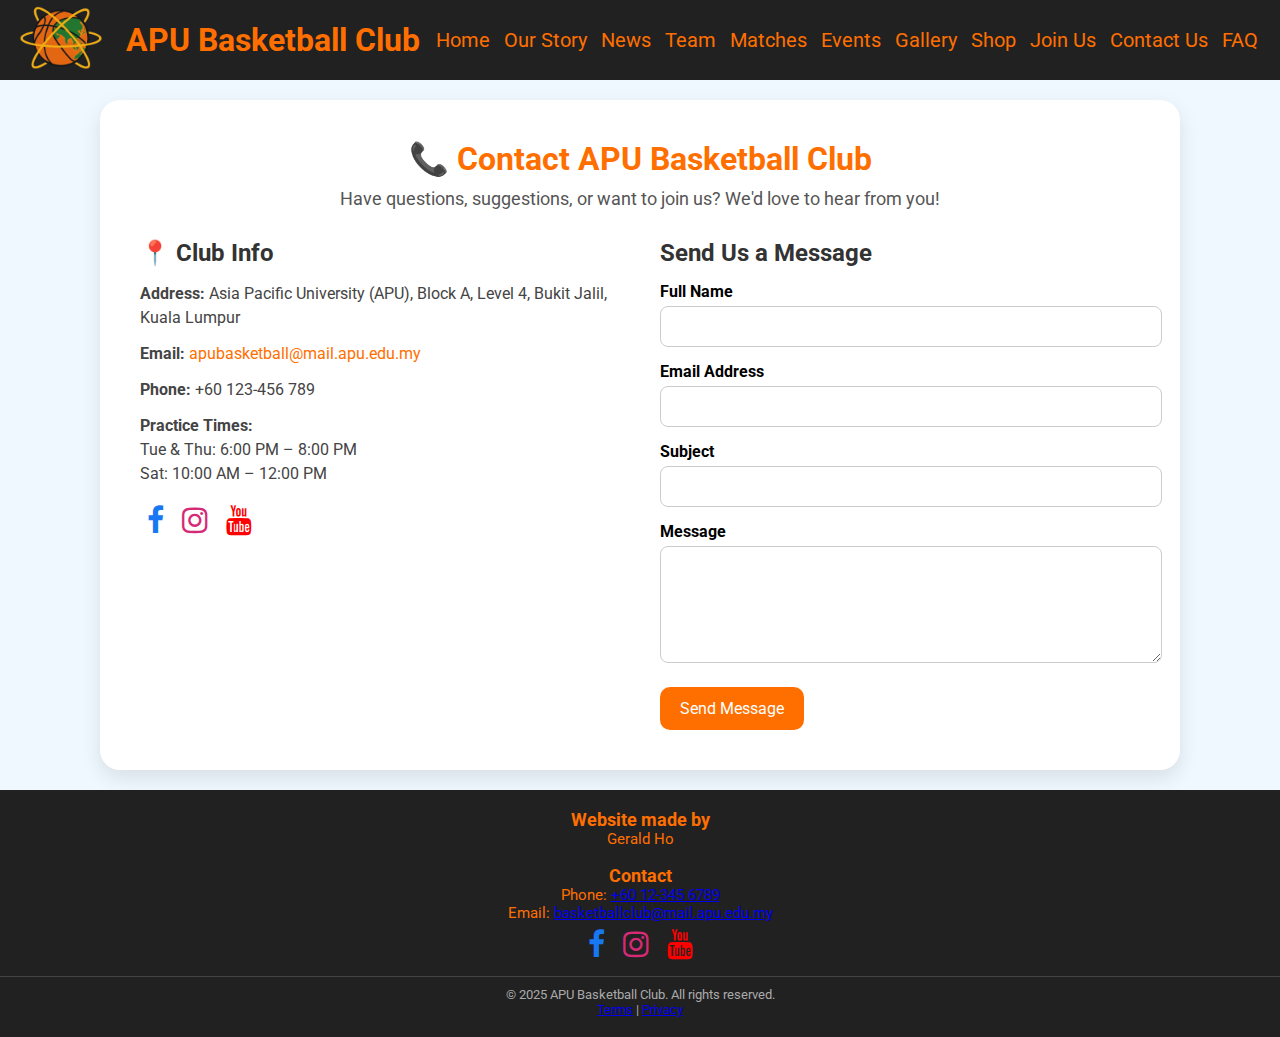
<file: contact/contact.html>
<!DOCTYPE html>
<html lang="en">
<head>
  <meta charset="UTF-8" />
  <meta name="viewport" content="width=device-width, initial-scale=1.0"/>
  <title>APU | Basketball</title>

  <link rel="icon" href="../image/favicon.ico" type="image/x-icon" />
  <link rel="stylesheet" href="contact.css" />
  <link rel="preconnect" href="https://fonts.googleapis.com">
  <link rel="preconnect" href="https://fonts.gstatic.com" crossorigin>
  <link href="https://fonts.googleapis.com/css2?family=Roboto:wght@400;700&display=swap" rel="stylesheet">
  <link href='https://cdn.boxicons.com/fonts/basic/boxicons.min.css' rel='stylesheet'>
  <link rel="stylesheet" href="https://cdnjs.cloudflare.com/ajax/libs/font-awesome/4.7.0/css/font-awesome.min.css">
</head>

<body>
  <div class="header-welcome">
      <header>
        <input type="checkbox" name="menucheck" id="menucheck">
        
        <div class="logo">
          <img src="../image/logo.png" class="apulogo" alt="logo">
          <span>APU Basketball Club</span>
        </div>

        
        <nav class="navigation">
            <img src="../image/logo.png" class="apulogo" alt="logo">
            <div class="divider"></div>
            <a href="../home/home.html">Home</a>
            <a href="../story/story.html">Our Story</a>
            <a href="../news/news.html">News</a>
            <a href="../team/team.html">Team</a>
            <a href="../matches/matches.html">Matches</a>
            <a href="../events/events.html">Events</a>
            <a href="../gallery/gallery.html">Gallery</a>
            <a href="../shop/shop.html">Shop</a>
            <a href="../form/form.html">Join Us</a>
            <a href="../contact/contact.html">Contact Us</a>
            <a href="../faq/faq.html">FAQ</a>
        </nav>

        <div class="open-close">
            <label for="menucheck">
                <i class='bx  bx-menu-wider menu'></i>
                <i class='bx  bx-x close'  ></i>
            </label>
        </div>
      </header>


  <main class="contact-container">
    <h1>📞 Contact APU Basketball Club</h1>
    <p class="subtitle">Have questions, suggestions, or want to join us? We'd love to hear from you!</p>

    <div class="contact-wrapper">
      <section class="contact-info">
        <h2>📍 Club Info</h2>
        <p><strong>Address:</strong> Asia Pacific University (APU), Block A, Level 4, Bukit Jalil, Kuala Lumpur</p>
        <p><strong>Email:</strong> <a href="mailto:apubasketball@mail.apu.edu.my">apubasketball@mail.apu.edu.my</a></p>
        <p><strong>Phone:</strong> +60 123-456 789</p>
        <p><strong>Practice Times:</strong><br>
          Tue & Thu: 6:00 PM – 8:00 PM<br>
          Sat: 10:00 AM – 12:00 PM
        </p>
        <div class="social-links">
          <a href="#" class="fa fa-facebook" aria-label="Facebook"></a>
          <a href="#" class="fa fa-instagram" aria-label="Instagram"></a>
          <a href="#" class="fa fa-youtube" aria-label="YouTube"></a>
        </div>
      </section>

      <form class="contact-form">
        <h2>Send Us a Message</h2>
        <label for="name">Full Name</label>
        <input type="text" id="name" name="name" required />

        <label for="email">Email Address</label>
        <input type="email" id="email" name="email" required />

        <label for="subject">Subject</label>
        <input type="text" id="subject" name="subject" />

        <label for="message">Message</label>
        <textarea id="message" name="message" rows="5" required></textarea>

        <button type="submit">Send Message</button>
      </form>
    </div>
  </main>

  <footer class="footer">
    <div class="footer-container">
      <div class="footer-content">
        <h3>Website made by</h3>
        <p>Gerald Ho</p>
        <br>
        <h3>Contact</h3>
        <p>Phone: <a href="tel:+60123456789">+60 12-345 6789</a></p>
        <p>Email: <a href="mailto:apubasketballclub@mail.apu.edu.my">basketballclub@mail.apu.edu.my</a></p>
        <a href="#" class="fa fa-facebook"></a>
        <a href="#" class="fa fa-instagram"></a>
        <a href="#" class="fa fa-youtube"></a>
      </div>
    </div>

    <div class="footer-bottom">
      <p>© 2025 APU Basketball Club. All rights reserved.</p>
      <p><a href="../terms/terms.html">Terms</a> | <a href="../privacy/privacy.html">Privacy</a></p>
    </div>
  </footer>

  <script src="contact.js"></script>
</body>
</html>
</file>
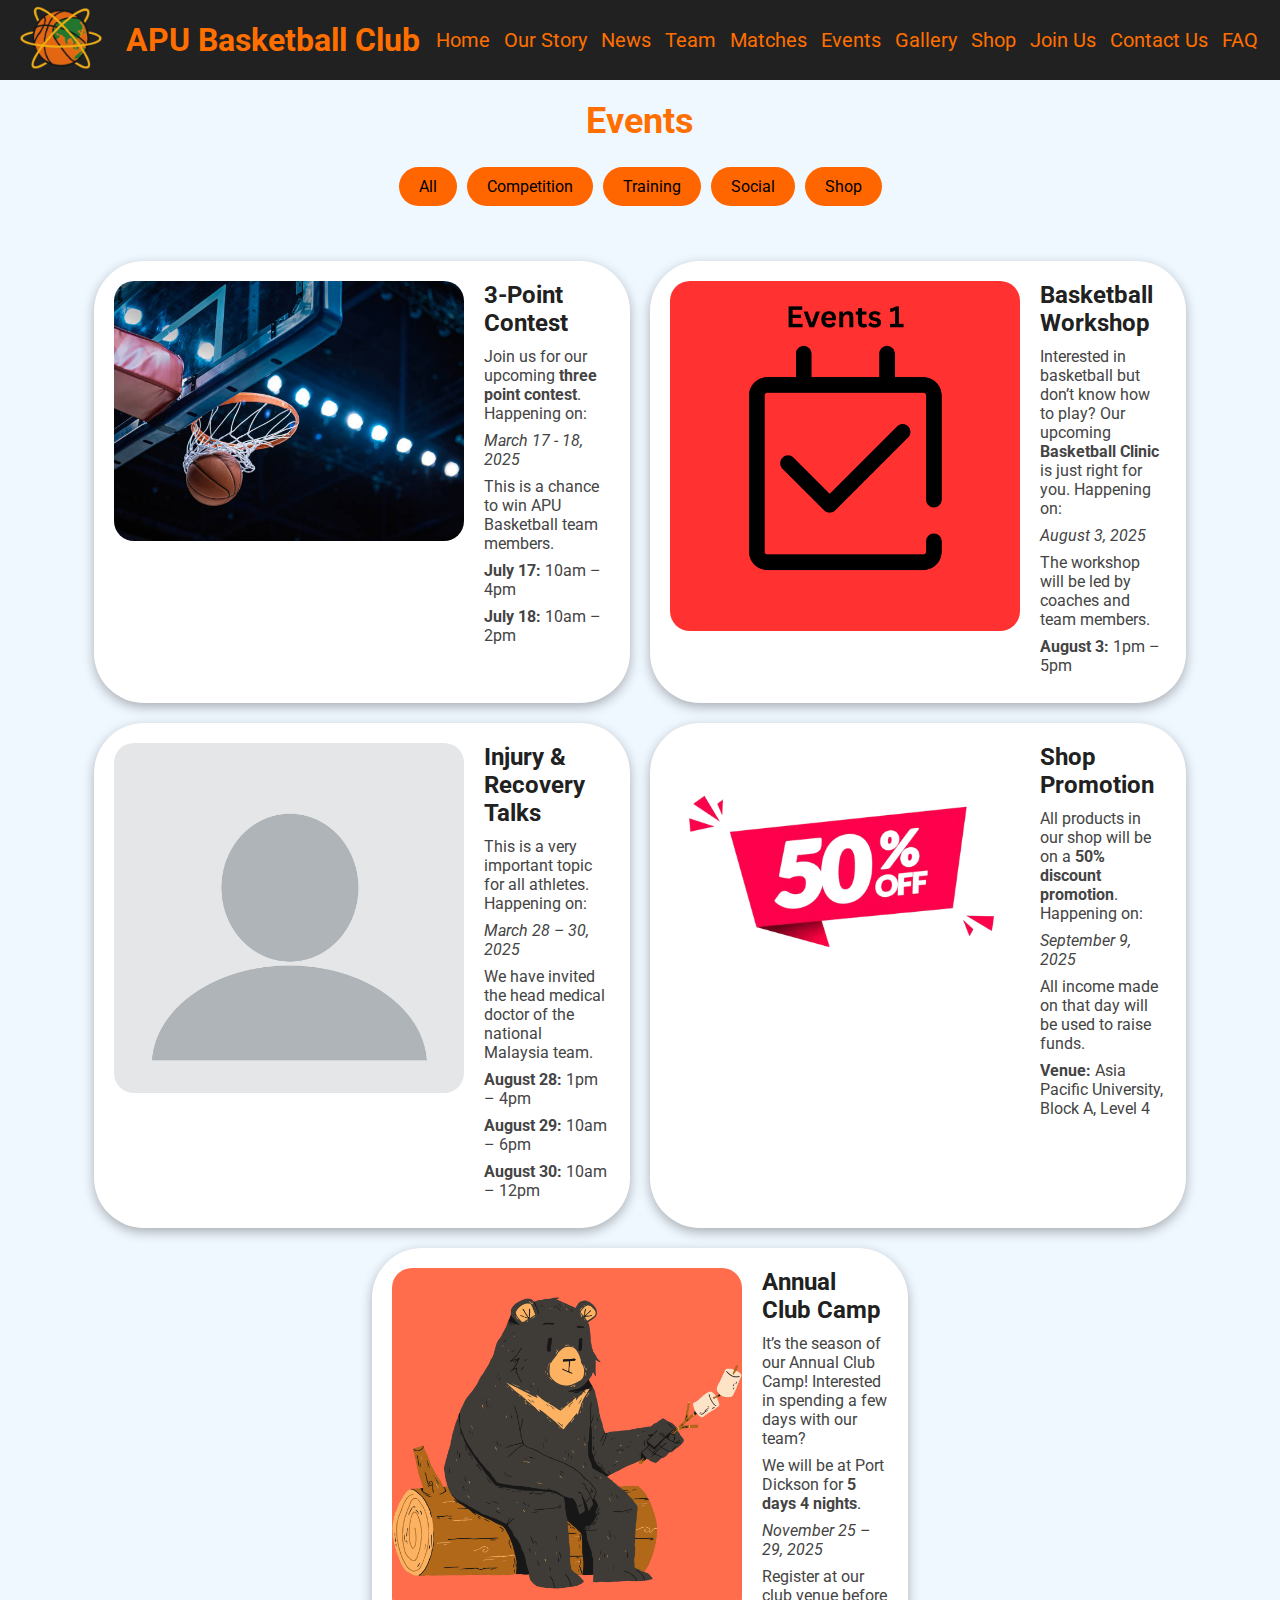
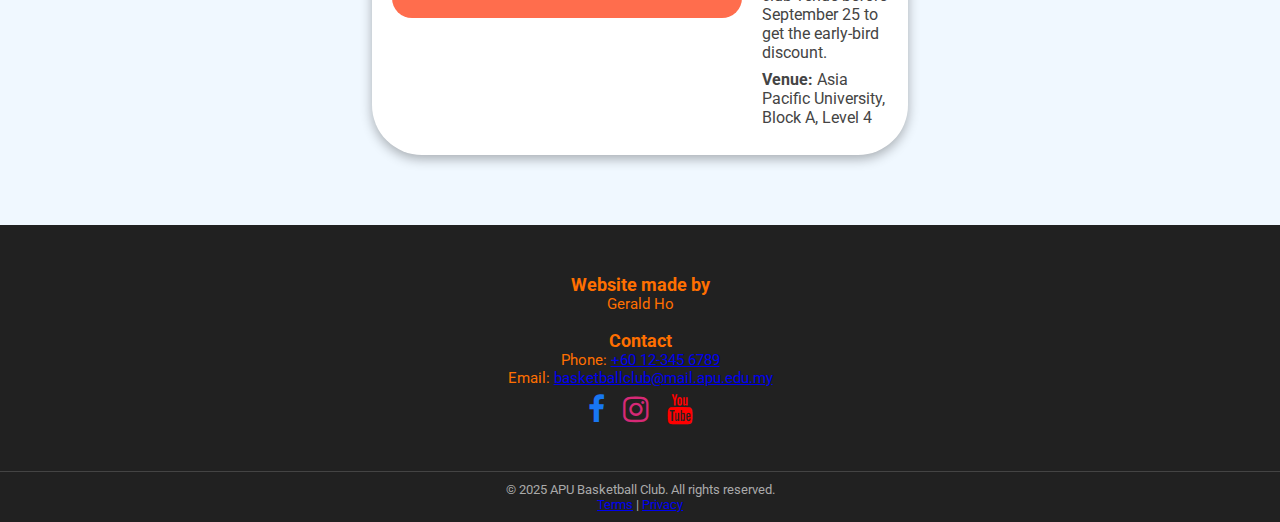
<file: events/events.html>
<!DOCTYPE html>
<html lang="en">
<head>
  <meta charset="UTF-8" />
  <meta name="viewport" content="width=device-width, initial-scale=1.0" />
  <title>APU | Basketball</title>

  <link rel="icon" href="../image/favicon.ico" type="image/x-icon" />
  <link rel="stylesheet" href="events.css" />
  <link rel="preconnect" href="https://fonts.googleapis.com" />
  <link rel="preconnect" href="https://fonts.gstatic.com" crossorigin />
  <link href="https://fonts.googleapis.com/css2?family=Roboto:ital,wght@0,100..900;1,100..900&display=swap" rel="stylesheet" />
  <link href="https://cdn.boxicons.com/fonts/basic/boxicons.min.css" rel="stylesheet" />
  <link rel="stylesheet" href="https://cdnjs.cloudflare.com/ajax/libs/font-awesome/4.7.0/css/font-awesome.min.css" />
</head>

<body>
  <div class="header-welcome">
    <header>
      <input type="checkbox" name="menucheck" id="menucheck" />

      <div class="logo">
        <img src="../image/logo.png" class="apulogo" alt="logo" />
        <span>APU Basketball Club</span>
      </div>

      <nav class="navigation">
        <img src="../image/logo.png" class="apulogo" alt="logo" />
        <div class="divider"></div>
        <a href="../home/home.html">Home</a>
        <a href="../story/story.html">Our Story</a>
        <a href="../news/news.html">News</a>
        <a href="../team/team.html">Team</a>
        <a href="../matches/matches.html">Matches</a>
        <a href="../events/events.html">Events</a>
        <a href="../gallery/gallery.html">Gallery</a>
        <a href="../shop/shop.html">Shop</a>
        <a href="../form/form.html">Join Us</a>
        <a href="../contact/contact.html">Contact Us</a>
        <a href="../faq/faq.html">FAQ</a>
      </nav>

      <div class="open-close">
        <label for="menucheck">
          <i class="bx bx-menu-wider menu"></i>
          <i class="bx bx-x close"></i>
        </label>
      </div>
    </header>
  </div>

  <main>
    <h1>Events</h1>

    <div class="events">
      <div class="events-filter">
          <button data-filter="all">All</button>
          <button data-filter="competition">Competition</button>
          <button data-filter="training">Training</button>
          <button data-filter="social">Social</button>
          <button data-filter="shop">Shop</button>
      </div>
        <div class="events-grid">
          <article class="events-card" data-type="competition">
            <img src="../image/3pt-contest.jpg" class="eventspic" alt="3-point contest" />
            <div class="news-content">
              <h2>3-Point Contest</h2>
              <p>Join us for our upcoming <b>three point contest</b>. Happening on:</p>
              <p class="date">March 17 - 18, 2025</p>
              <p>This is a chance to win APU Basketball team members.</p>
              <p><b>July 17:</b> 10am – 4pm</p>
              <p><b>July 18:</b> 10am – 2pm</p>
            </div>
          </article>

          <article class="events-card" data-type="training">
            <img src="../image/Events1.png" class="eventspic" alt="Basketball Workshop" />
            <div class="news-content">
              <h2>Basketball Workshop</h2>
              <p>Interested in basketball but don’t know how to play? Our upcoming <b>Basketball Clinic</b> is just right for you. Happening on:</p>
              <p class="date">August 3, 2025</p>
              <p>The workshop will be led by coaches and team members.</p>
              <p><b>August 3:</b> 1pm – 5pm</p>
            </div>
          </article>

          <article class="events-card" data-type="training">
            <img src="../image/profile.webp" class="eventspic" alt="Injury and Recovery" />
            <div class="news-content">
              <h2>Injury & Recovery Talks</h2>
              <p>This is a very important topic for all athletes. Happening on:</p>
              <p class="date">March 28 – 30, 2025</p>
              <p>We have invited the head medical doctor of the national Malaysia team.</p>
              <p><b>August 28:</b> 1pm – 4pm</p>
              <p><b>August 29:</b> 10am – 6pm</p>
              <p><b>August 30:</b> 10am – 12pm</p>
            </div>
          </article>

          <article class="events-card" data-type="shop">
            <img src="../image/50discount.png" class="eventspic" alt="Shop Promotion" />
            <div class="news-content">
              <h2>Shop Promotion</h2>
              <p>All products in our shop will be on a <b>50% discount promotion</b>. Happening on:</p>
              <p class="date">September 9, 2025</p>
              <p>All income made on that day will be used to raise funds.</p>
              <p><b>Venue:</b> Asia Pacific University, Block A, Level 4</p>
            </div>
          </article>

          <article class="events-card" data-type="social">
            <img src="../image/camp.png" class="eventspic" alt="Annual Club Camp" />
            <div class="news-content">
              <h2>Annual Club Camp</h2>
              <p>It’s the season of our Annual Club Camp! Interested in spending a few days with our team?</p>
              <p>We will be at Port Dickson for <b>5 days 4 nights</b>.</p>
              <p class="date">November 25 – 29, 2025</p>
              <p>Register at our club venue before September 25 to get the early-bird discount.</p>
              <p><b>Venue:</b> Asia Pacific University, Block A, Level 4</p>
            </div>
          </article>
        </div>
      </div>
   </main>

  <footer class="footer">
    <div class="footer-container">
      <div class="footer-content">
        <h3>Website made by</h3>
        <p>Gerald Ho</p>
        <br>
        <h3>Contact</h3>
        <p>Phone: <a href="tel:+60123456789">+60 12-345 6789</a></p>
        <p>Email: <a href="mailto:apubasketballclub@mail.apu.edu.my">basketballclub@mail.apu.edu.my</a></p>
        <a href="#" class="fa fa-facebook"></a>
        <a href="#" class="fa fa-instagram"></a>
        <a href="#" class="fa fa-youtube"></a>
      </div>
    </div>

    <div class="footer-bottom">
      <p>© 2025 APU Basketball Club. All rights reserved.</p>
      <p><a href="../terms/terms.html">Terms</a> | <a href="../privacy/privacy.html">Privacy</a></p>
    </div>
  </footer>

  <script src="events.js"></script>
</body>
</html>
</file>
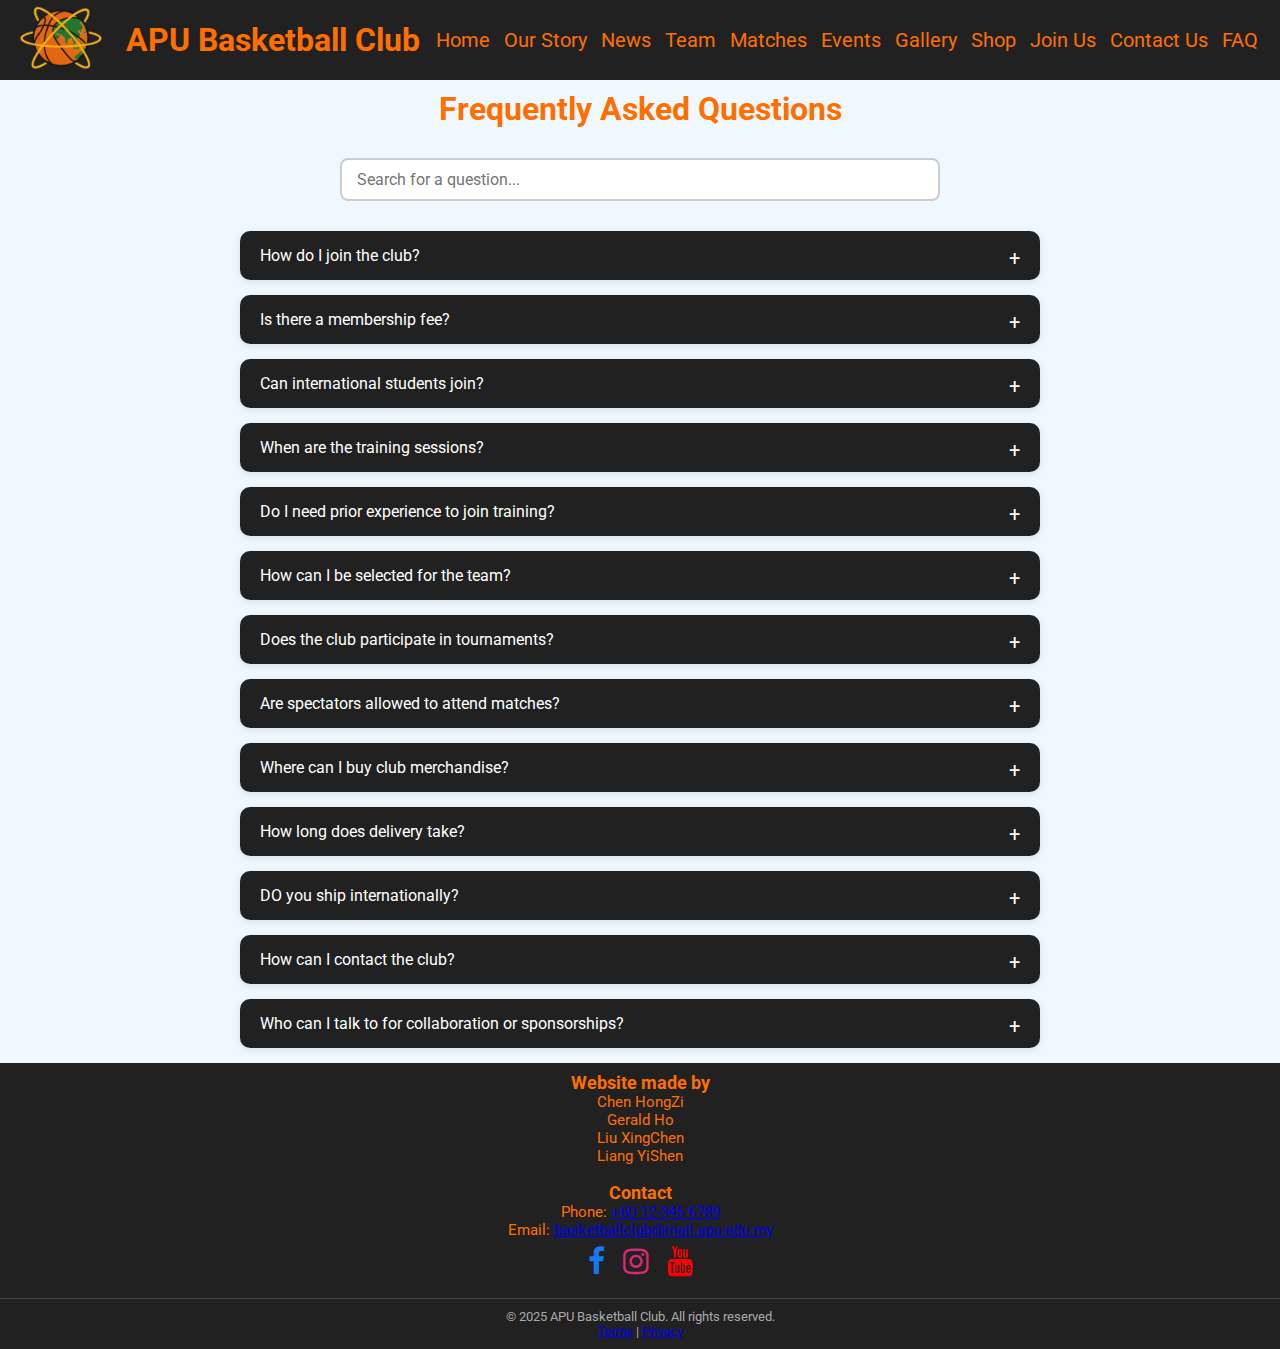
<file: faq/faq.html>
<!DOCTYPE html>
<html lang="en">
<head>
    <meta charset="UTF-8">
    <meta name="viewport" content="width=device-width, initial-scale=1.0">
    <title>APU | Basketball</title>

    <!--link for icon Favicon-->
    <link rel="icon" href="../image/favicon.ico" type="image/x-icon" />

    <!--link for css file-->
    <link rel = "stylesheet" href="faq.css">

    <!--link for fonts-->
    <link rel="preconnect" href="https://fonts.googleapis.com">
    <link rel="preconnect" href="https://fonts.gstatic.com" crossorigin>
    <link href="https://fonts.googleapis.com/css2?family=Roboto:ital,wght@0,100..900;1,100..900&display=swap" rel="stylesheet">
    
    <!--link for icon-->
    <link href='https://cdn.boxicons.com/fonts/basic/boxicons.min.css' rel='stylesheet'>

    <!--link for social media icons-->
    <link rel="stylesheet" href="https://cdnjs.cloudflare.com/ajax/libs/font-awesome/4.7.0/css/font-awesome.min.css">
</head>
    
<body>
    <div class="header-welcome">
      <header>
        <input type="checkbox" name="menucheck" id="menucheck">
        
        <div class="logo">
          <img src="../image/logo.png" class="apulogo" alt="logo">
          <span>APU Basketball Club</span>
        </div>

        
        <nav class="navigation">
            <img src="../image/logo.png" class="apulogo" alt="logo">
            <div class="divider"></div>
            <a href="../home/home.html">Home</a>
            <a href="../story/story.html">Our Story</a>
            <a href="../news/news.html">News</a>
            <a href="../team/team.html">Team</a>
            <a href="../matches/matches.html">Matches</a>
            <a href="../events/events.html">Events</a>
            <a href="../gallery/gallery.html">Gallery</a>
            <a href="../shop/shop.html">Shop</a>
            <a href="../form/form.html">Join Us</a>
            <a href="../contact/contact.html">Contact Us</a>
            <a href="../faq/faq.html">FAQ</a>
        </nav>

        <div class="open-close">
            <label for="menucheck">
                <i class='bx  bx-menu-wider menu'></i>
                <i class='bx  bx-x close'  ></i>
            </label>
        </div>
      </header>
    </div>

    <h1>Frequently Asked Questions</h1>
    <div class="search-box">
        <input type="text" id="faq-search" placeholder="Search for a question...">
    </div>

    <div class="faq-container" id="faq-container">
        <div class="faq-item">
            <div class="faq-question">How do I join the club?</div>
            <div class="faq-answer">You can join the club by filling out our Join Us form on the website. Once submitted, our committee will contact you via email.</div>
        </div>

        <div class="faq-item">
            <div class="faq-question">Is there a membership fee?</div>
            <div class="faq-answer">Yes, we collect a small annual fee to cover equipment, venue rentals, and tournament registration.</div>
        </div>

        <div class="faq-item">
            <div class="faq-question">Can international students join?</div>
            <div class="faq-answer">Yes of course, every current student of APU can join.</div>
        </div>

        <div class="faq-item">
            <div class="faq-question">When are the training sessions?</div>
            <div class="faq-answer">Training is held three times a week, typically on Tuesday night, Thursday night, and Saturday morning at the APU basketball court</div>
        </div>

        <div class="faq-item">
            <div class="faq-question">Do I need prior experience to join training?</div>
            <div class="faq-answer">No prior experience is needed! We welcome players of all skill levels, including beginners.</div>
        </div>

        <div class="faq-item">
            <div class="faq-question">How can I be selected for the team?</div>
            <div class="faq-answer">Team selection is based on performance during training sessions and tryouts held each semester.</div>
        </div>

        <div class="faq-item">
            <div class="faq-question">Does the club participate in tournaments?</div>
            <div class="faq-answer">Yes, we participate in tournaments if we are qualified to.</div>
        </div>

        <div class="faq-item">
            <div class="faq-question">Are spectators allowed to attend matches?</div>
            <div class="faq-answer">Yes, you can spectate matches, but you will need to purchase for the ticket at our Basketball Club Venue.</div>
        </div>

        <div class="faq-item">
            <div class="faq-question">Where can I buy club merchandise?</div>
            <div class="faq-answer">Merchandise can be purchased through the Merchandise page on our website. Delivery or self-pickup options are available.</div>
        </div>

        <div class="faq-item">
            <div class="faq-question">How long does delivery take?</div>
            <div class="faq-answer">Depends on where you live. We usually mail our product the next day after receiving the order.</div>
        </div>

        <div class="faq-item">
            <div class="faq-question">DO you ship internationally?</div>
            <div class="faq-answer">Unfortunately no, currently we are only focusing in Selangor.</div>
        </div>

        <div class="faq-item">
            <div class="faq-question">How can I contact the club?</div>
            <div class="faq-answer">You can email us at apubasketball@mail.apu.edu.my or reach out via our social media platforms listed in the Contact Us page.</div>
        </div>

        <div class="faq-item">
            <div class="faq-question">Who can I talk to for collaboration or sponsorships?</div>
            <div class="faq-answer">You can email us at apubasketball@mail.apu.edu.my or reach out via our social media platforms listed in the Contact Us page.</div>
        </div>
    </div>

  <footer class="footer">
    <div class="footer-container">
      <div class="footer-content">
        <h3>Website made by</h3>
        <p>Chen HongZi</p>
        <p>Gerald Ho</p>
        <p>Liu XingChen</p>
        <p>Liang YiShen</p>
        <br>
        <h3>Contact</h3>
        <p>Phone: <a href="tel:+60123456789">+60 12-345 6789</a></p>
        <p>Email: <a href="mailto:apubasketballclub@mail.apu.edu.my">basketballclub@mail.apu.edu.my</a></p>
        <a href="#" class="fa fa-facebook"></a>
        <a href="#" class="fa fa-instagram"></a>
        <a href="#" class="fa fa-youtube"></a>
      </div>
    </div>

    <div class="footer-bottom">
      <p>© 2025 APU Basketball Club. All rights reserved.</p>
      <p><a href="../terms/terms.html">Terms</a> | <a href="../privacy/privacy.html">Privacy</a></p>
    </div>
</footer>
<script src="faq.js"></script>
</body>

</html>
</file>
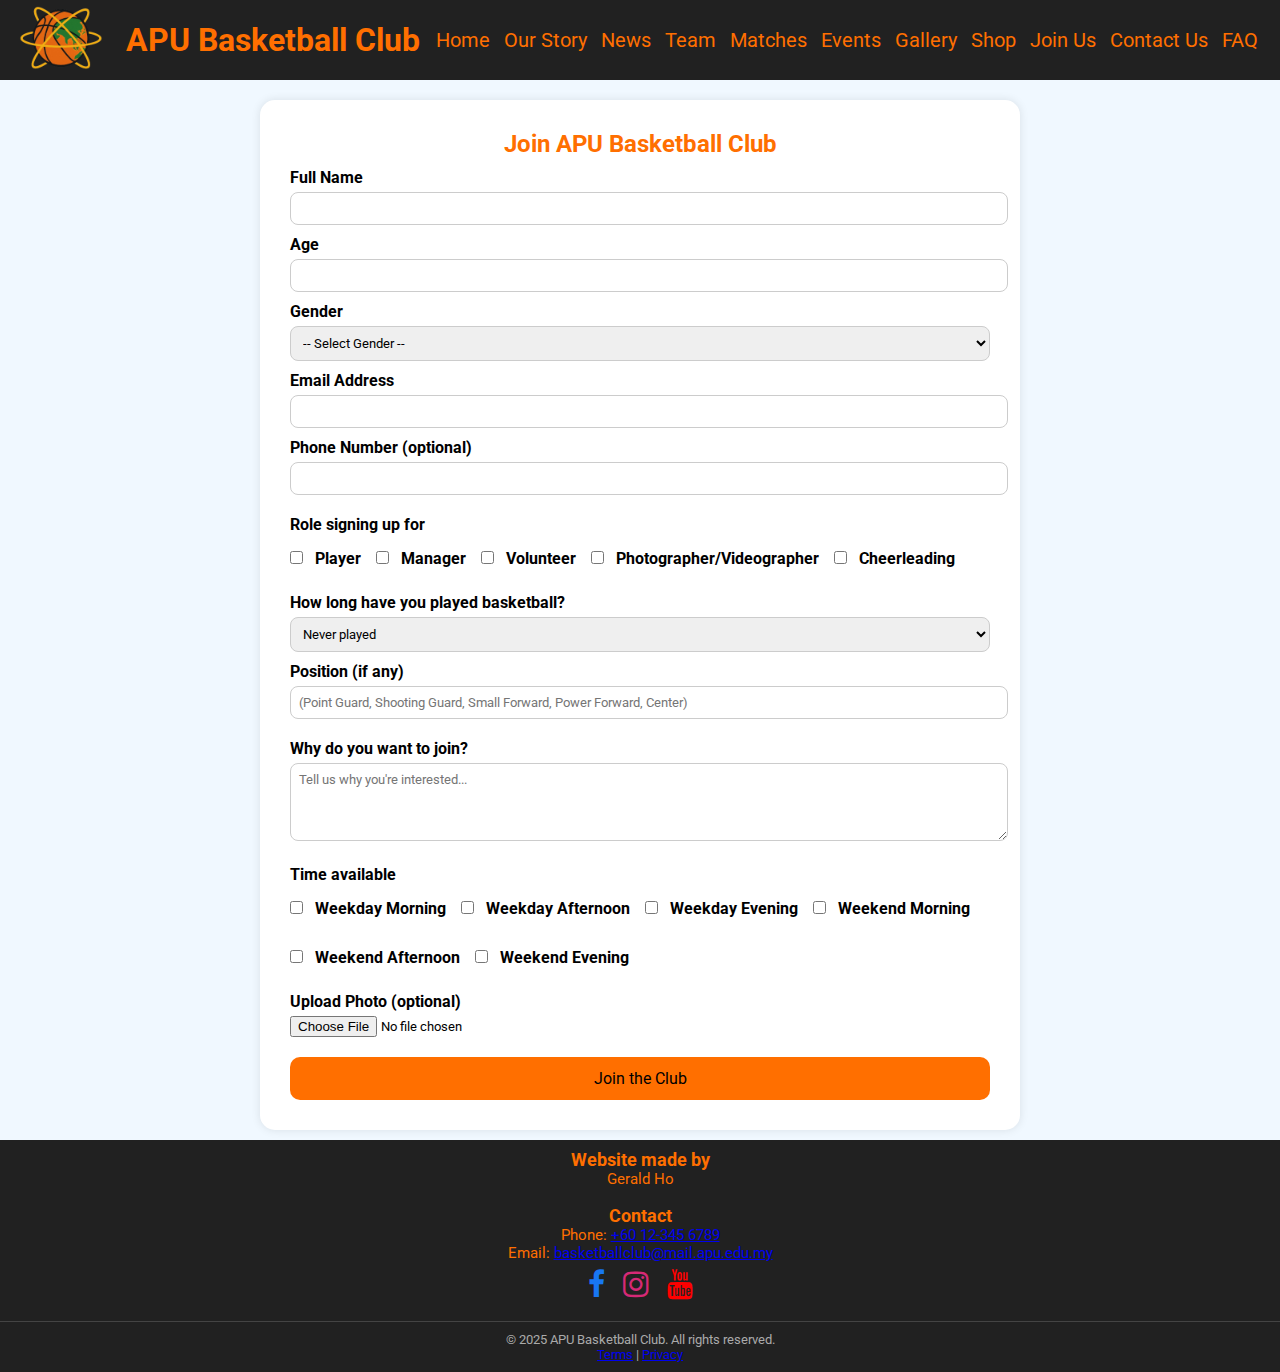
<file: form/form.html>
<!DOCTYPE html>
<html lang="en">
<head>
    <meta charset="UTF-8">
    <meta name="viewport" content="width=device-width, initial-scale=1.0">
    <title>APU | Basketball</title>

    <!--link for icon Favicon-->
    <link rel="icon" href="../image/favicon.ico" type="image/x-icon" />

    <!--link for css file-->
    <link rel = "stylesheet" href="form.css">

    <!--link for fonts-->
    <link rel="preconnect" href="https://fonts.googleapis.com">
    <link rel="preconnect" href="https://fonts.gstatic.com" crossorigin>
    <link href="https://fonts.googleapis.com/css2?family=Roboto:ital,wght@0,100..900;1,100..900&display=swap" rel="stylesheet">
    
    <!--link for icon-->
    <link href='https://cdn.boxicons.com/fonts/basic/boxicons.min.css' rel='stylesheet'>

    <!--link for social media icons-->
    <link rel="stylesheet" href="https://cdnjs.cloudflare.com/ajax/libs/font-awesome/4.7.0/css/font-awesome.min.css">
</head>
    
<body>
    <div class="header-welcome">
      <header>
        <input type="checkbox" name="menucheck" id="menucheck">
        
        <div class="logo">
          <img src="../image/logo.png" class="apulogo" alt="logo">
          <span>APU Basketball Club</span>
        </div>

        
        <nav class="navigation">
            <img src="../image/logo.png" class="apulogo" alt="logo">
            <div class="divider"></div>
            <a href="../home/home.html">Home</a>
            <a href="../story/story.html">Our Story</a>
            <a href="../news/news.html">News</a>
            <a href="../team/team.html">Team</a>
            <a href="../matches/matches.html">Matches</a>
            <a href="../events/events.html">Events</a>
            <a href="../gallery/gallery.html">Gallery</a>
            <a href="../shop/shop.html">Shop</a>
            <a href="../form/form.html">Join Us</a>
            <a href="../contact/contact.html">Contact Us</a>
            <a href="../faq/faq.html">FAQ</a>
        </nav>

        <div class="open-close">
            <label for="menucheck">
                <i class='bx  bx-menu-wider menu'></i>
                <i class='bx  bx-x close'  ></i>
            </label>
        </div>
      </header>
    </div>

    <form class="join-form">
    <h2>Join APU Basketball Club</h2>

    <div class="form-section">
      <label for="fullname">Full Name</label>
      <input type="text" id="fullname" name="fullname" required />

      <label for="age">Age</label>
      <input type="number" id="age" name="age" min="13" max="30" required />

      <label for="gender">Gender</label>
      <select id="gender" name="gender" required>
        <option value="">-- Select Gender --</option>
        <option>Male</option>
        <option>Female</option>
        <option>Prefer not to say</option>
      </select>

      <label for="email">Email Address</label>
      <input type="email" id="email" name="email" required />

      <label for="phone">Phone Number (optional)</label>
      <input type="tel" id="phone" name="phone" />
    </div>

    <div class="form-section">
      <label>Role signing up for</label>
      <div class="checkbox-group">
        <label><input type="checkbox" name="role" value="player" /> Player</label>
        <label><input type="checkbox" name="role" value="manager" /> Manager</label>
        <label><input type="checkbox" name="role" value="volunteer" /> Volunteer</label>
        <label><input type="checkbox" name="role" value="media" /> Photographer/Videographer</label>
        <label><input type="checkbox" name="role" value="cheer" /> Cheerleading</label>
      </div>
    </div>

    <div class="form-section">
      <label for="experience">How long have you played basketball?</label>
      <select id="experience" name="experience">
        <option>Never played</option>
        <option>Less than 1 year</option>
        <option>1-3 years</option>
        <option>3-5 years</option>
        <option>5+ years</option>
      </select>

      <label for="position">Position (if any)</label>
      <input type="text" id="position" name="position" placeholder="(Point Guard, Shooting Guard, Small Forward, Power Forward, Center)" />
    </div>

    <div class="form-section">
      <label for="reason">Why do you want to join?</label>
      <textarea id="reason" name="reason" rows="4" placeholder="Tell us why you're interested..."></textarea>
    </div>

    <div class="form-section">
      <label>Time available</label>
      <div class="checkbox-group">
        <label><input type="checkbox" name="availability" value="weekday-morning" /> Weekday Morning</label>
        <label><input type="checkbox" name="availability" value="weekday-afternoon" /> Weekday Afternoon</label>
        <label><input type="checkbox" name="availability" value="weekday-evening" /> Weekday Evening</label>
        <label><input type="checkbox" name="availability" value="weekend-morning" /> Weekend Morning</label>
        <label><input type="checkbox" name="availability" value="weekend-afternoon" /> Weekend Afternoon</label>
        <label><input type="checkbox" name="availability" value="weekend-evening" /> Weekend Evening</label>
      </div>
    </div>

    <div class="form-section">
      <label for="photo">Upload Photo (optional)</label>
      <input type="file" id="photo" name="photo" accept="image/*" />
    </div>

    <button type="submit" class="submit-btn">Join the Club</button>
  </form>
  <script src="form.js"></script>

  <footer class="footer">
    <div class="footer-container">
      <div class="footer-content">
        <h3>Website made by</h3>
        <p>Gerald Ho</p>
        <br>
        <h3>Contact</h3>
        <p>Phone: <a href="tel:+60123456789">+60 12-345 6789</a></p>
        <p>Email: <a href="mailto:apubasketballclub@mail.apu.edu.my">basketballclub@mail.apu.edu.my</a></p>
        <a href="#" class="fa fa-facebook"></a>
        <a href="#" class="fa fa-instagram"></a>
        <a href="#" class="fa fa-youtube"></a>
      </div>
    </div>

    <div class="footer-bottom">
      <p>© 2025 APU Basketball Club. All rights reserved.</p>
      <p><a href="../terms/terms.html">Terms</a> | <a href="../privacy/privacy.html">Privacy</a></p>
    </div>
</footer>    
</body>

</html>
</file>
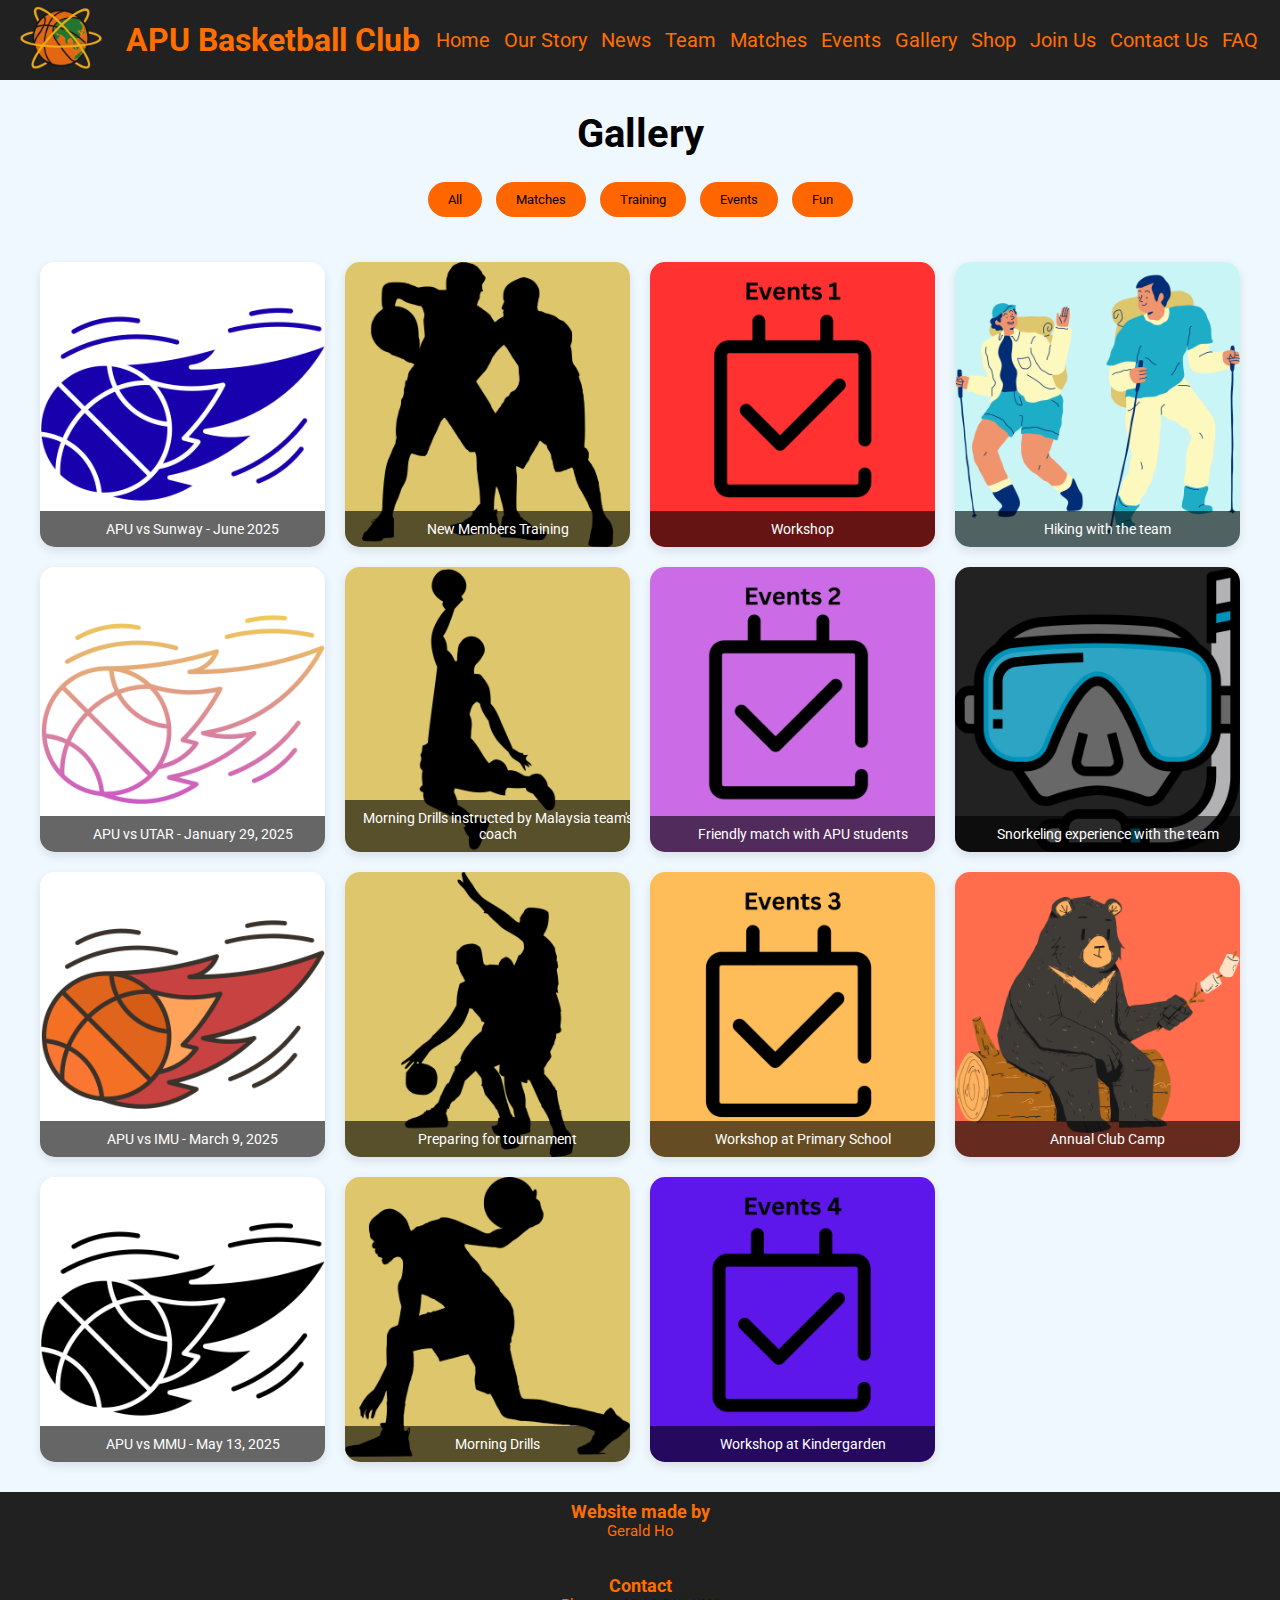
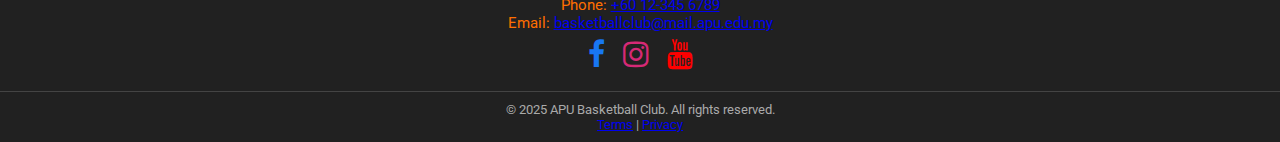
<file: gallery/gallery.html>
<!DOCTYPE html>
<html lang="en">
<head>
    <meta charset="UTF-8">
    <meta name="viewport" content="width=device-width, initial-scale=1.0">
    <title>APU | Basketball</title>

    <!--link for icon Favicon-->
    <link rel="icon" href="../image/favicon.ico" type="image/x-icon" />

    <!--link for css file-->
    <link rel = "stylesheet" href="gallery.css">

    <!--link for fonts-->
    <link rel="preconnect" href="https://fonts.googleapis.com">
    <link rel="preconnect" href="https://fonts.gstatic.com" crossorigin>
    <link href="https://fonts.googleapis.com/css2?family=Roboto:ital,wght@0,100..900;1,100..900&display=swap" rel="stylesheet">
    
    <!--link for icon-->
    <link href='https://cdn.boxicons.com/fonts/basic/boxicons.min.css' rel='stylesheet'>

    <!--link for social media icons-->
    <link rel="stylesheet" href="https://cdnjs.cloudflare.com/ajax/libs/font-awesome/4.7.0/css/font-awesome.min.css">
</head>
    
<body>
    <div class="header-welcome">
      <header>
        <input type="checkbox" name="menucheck" id="menucheck">
        
        <div class="logo">
          <img src="../image/logo.png" class="apulogo" alt="logo">
          <span>APU Basketball Club</span>
        </div>

        
        <nav class="navigation">
            <img src="../image/logo.png" class="apulogo" alt="logo">
            <div class="divider"></div>
            <a href="../home/home.html">Home</a>
            <a href="../story/story.html">Our Story</a>
            <a href="../news/news.html">News</a>
            <a href="../team/team.html">Team</a>
            <a href="../matches/matches.html">Matches</a>
            <a href="../events/events.html">Events</a>
            <a href="../gallery/gallery.html">Gallery</a>
            <a href="../shop/shop.html">Shop</a>
            <a href="../form/form.html">Join Us</a>
            <a href="../contact/contact.html">Contact Us</a>
            <a href="../faq/faq.html">FAQ</a>
        </nav>

        <div class="open-close">
            <label for="menucheck">
                <i class='bx  bx-menu-wider menu'></i>
                <i class='bx  bx-x close'  ></i>
            </label>
        </div>
      </header>
    </div>
    
    <h1>Gallery</h1>

    <div class="gallery-filter">
        <button data-filter="all">All</button>
        <button data-filter="matches">Matches</button>
        <button data-filter="training">Training</button>
        <button data-filter="events">Events</button>
        <button data-filter="fun">Fun</button>
    </div>

    <div class="gallery-grid">
        <div class="gallery-card" data-type="matches">
            <img src="../image/Matches1.png" alt="Match Photo 1">
            <div class="caption">APU vs Sunway - June 2025</div>
        </div>

        <div class="gallery-card" data-type="training">
            <img src="../image/Training1.png" alt="Training Photo 1">
            <div class="caption">New Members Training</div>
        </div>

        <div class="gallery-card" data-type="events">
            <img src="../image/Events1.png" alt="Event Photo 1">
            <div class="caption">Workshop</div>
        </div>

        <div class="gallery-card" data-type="fun">
            <img src="../image/fun1.png" alt="Fun Photo 1">
            <div class="caption">Hiking with the team</div>
        </div>

        <div class="gallery-card" data-type="matches">
            <img src="../image/Matches2.png" alt="Match Photo 2">
            <div class="caption">APU vs UTAR - January 29, 2025</div>
        </div>

        <div class="gallery-card" data-type="training">
            <img src="../image/Training2.png" alt="Training Photo 2">
            <div class="caption">Morning Drills instructed by Malaysia team's coach </div>
        </div>

        <div class="gallery-card" data-type="events">
            <img src="../image/Events2.png" alt="Event Photo 2">
            <div class="caption">Friendly match with APU students</div>
        </div>

        <div class="gallery-card" data-type="fun">
            <img src="../image/fun2.png" alt="Fun Photo 2">
            <div class="caption">Snorkeling experience with the team</div>
        </div>

        <div class="gallery-card" data-type="matches">
            <img src="../image/Matches3.png" alt="Match Photo 3">
            <div class="caption">APU vs IMU - March 9, 2025</div>
        </div>

        <div class="gallery-card" data-type="training">
            <img src="../image/Training3.png" alt="Training Photo 3">
            <div class="caption">Preparing for tournament</div>
        </div>

        <div class="gallery-card" data-type="events">
            <img src="../image/Events3.png" alt="Event Photo 3">
            <div class="caption">Workshop at Primary School</div>
        </div>

        <div class="gallery-card" data-type="fun">
            <img src="../image/camp.png" alt="Fun Photo3">
            <div class="caption">Annual Club Camp</div>
        </div>

        <div class="gallery-card" data-type="matches">
            <img src="../image/Matches4.png" alt="Match Photo 4">
            <div class="caption">APU vs MMU - May 13, 2025</div>
        </div>

        <div class="gallery-card" data-type="training">
            <img src="../image/Training4.png" alt="Training Photo 4">
            <div class="caption">Morning Drills</div>
        </div>

        <div class="gallery-card" data-type="events">
            <img src="../image/Events4.png" alt="Event Photo 4">
            <div class="caption">Workshop at Kindergarden</div>
        </div>

    </div>

    <!--Javascript-->
    <script src="gallery.js"></script>

  <footer class="footer">
    <div class="footer-container">
      <div class="footer-content">
        <h3>Website made by</h3>
        <p>Gerald Ho</p>
        <br>
        <br>
        <h3>Contact</h3>
        <p>Phone: <a href="tel:+60123456789">+60 12-345 6789</a></p>
        <p>Email: <a href="mailto:apubasketballclub@mail.apu.edu.my">basketballclub@mail.apu.edu.my</a></p>
        <a href="#" class="fa fa-facebook"></a>
        <a href="#" class="fa fa-instagram"></a>
        <a href="#" class="fa fa-youtube"></a>
      </div>
    </div>

    <div class="footer-bottom">
      <p>© 2025 APU Basketball Club. All rights reserved.</p>
      <p><a href="../terms/terms.html">Terms</a> | <a href="../privacy/privacy.html">Privacy</a></p>
    </div>
</footer>    
</body>

</html>
</file>
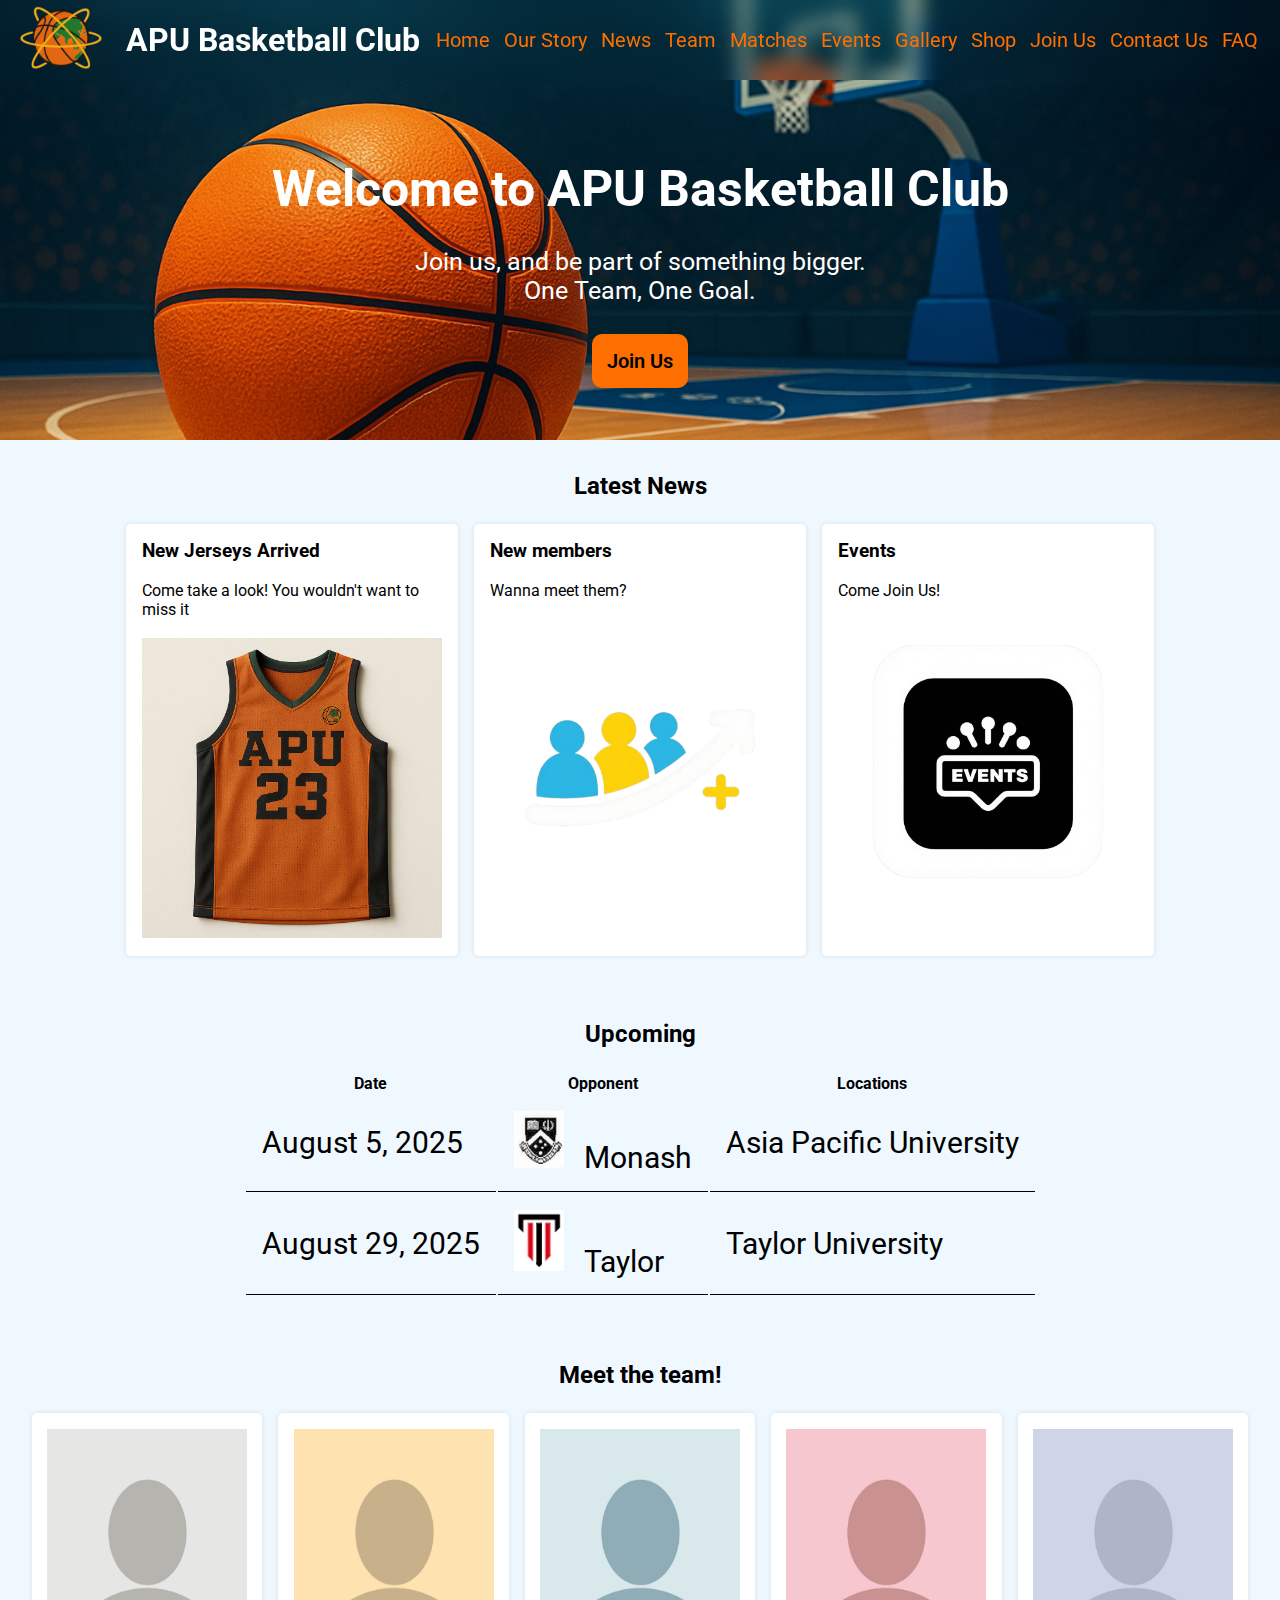
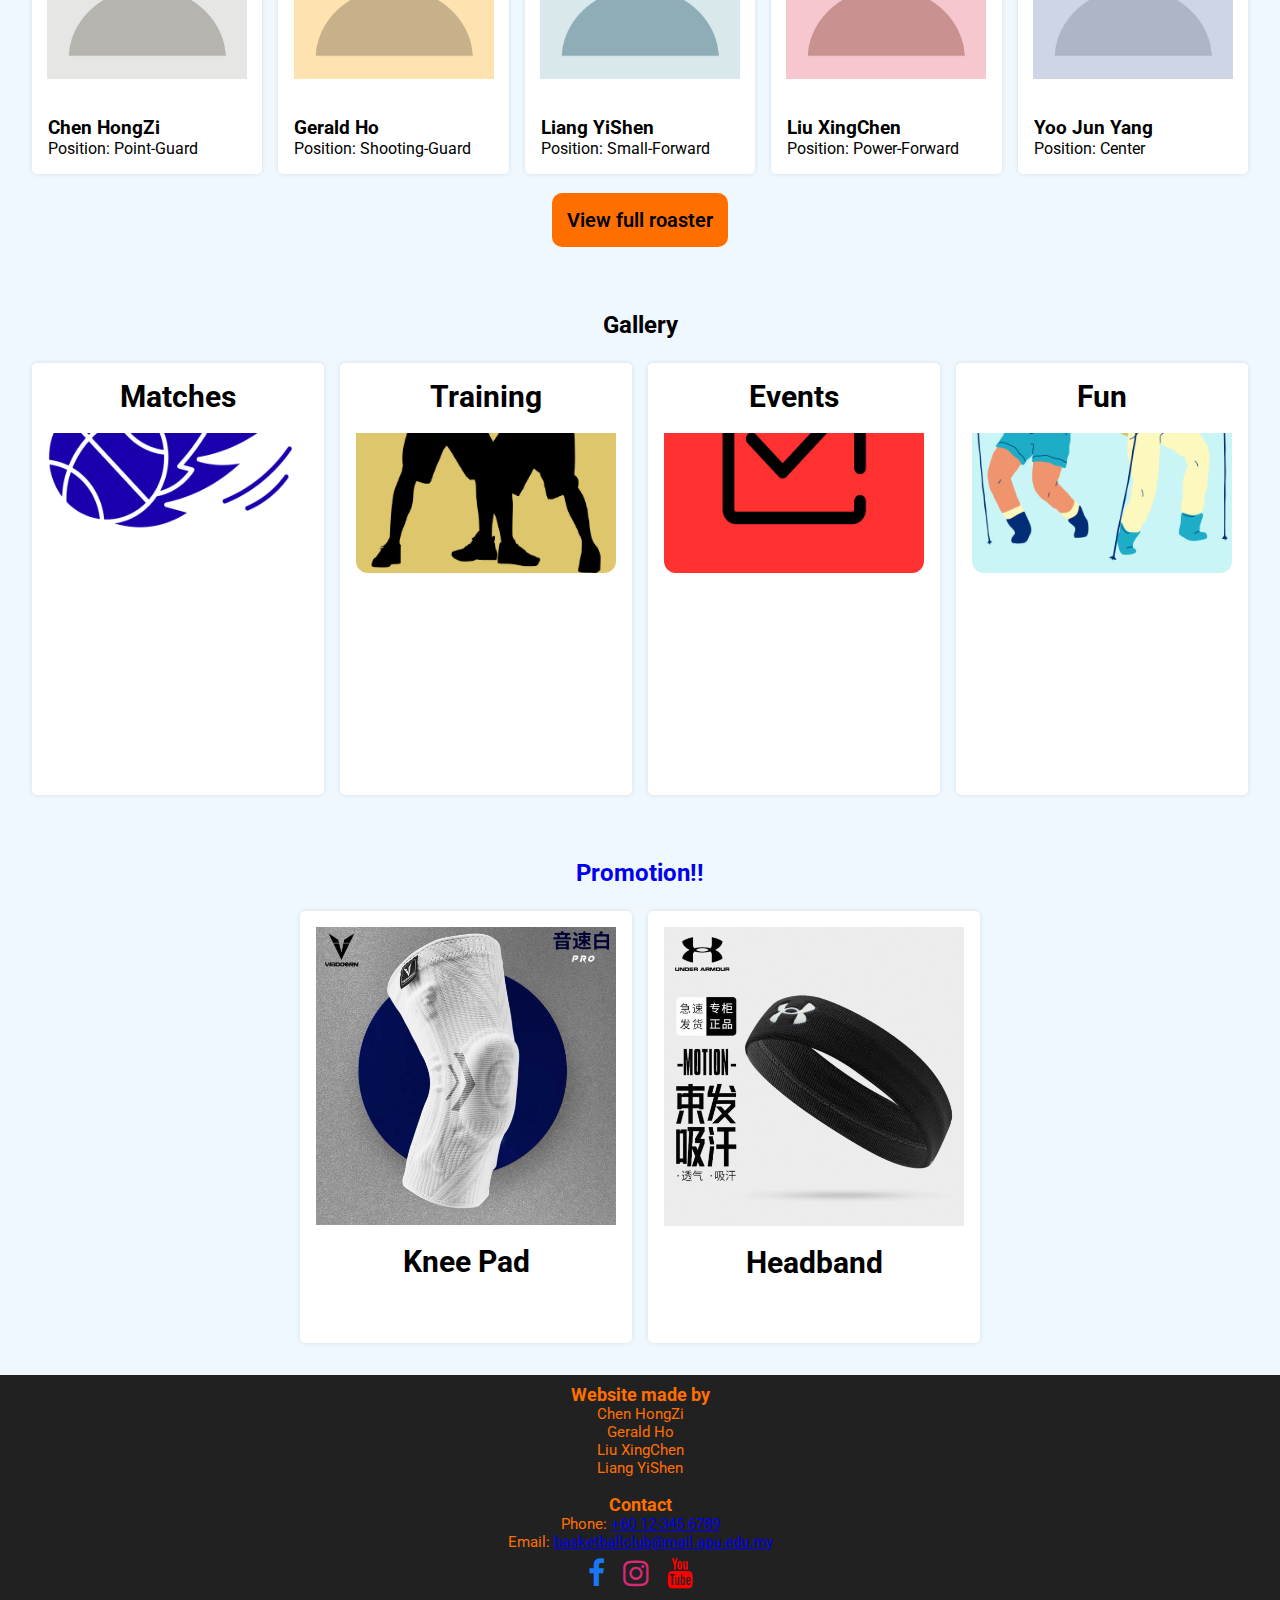
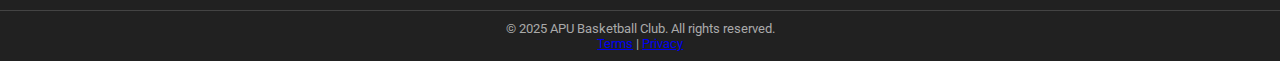
<file: home/home.html>
<!DOCTYPE html>
<html lang="en">
<head>
    <meta charset="UTF-8">
    <meta name="viewport" content="width=device-width, initial-scale=1.0">
    <title>APU | Basketball</title>

    <!--link for icon Favicon-->
    <link rel="icon" href="../image/favicon.ico" type="image/x-icon" />

    <!--link for css file-->
    <link rel = "stylesheet" href="home.css">

    <!--link for fonts-->
    <link rel="preconnect" href="https://fonts.googleapis.com">
    <link rel="preconnect" href="https://fonts.gstatic.com" crossorigin>
    <link href="https://fonts.googleapis.com/css2?family=Roboto:ital,wght@0,100..900;1,100..900&display=swap" rel="stylesheet">
    
    <!--link for icon-->
    <link href='https://cdn.boxicons.com/fonts/basic/boxicons.min.css' rel='stylesheet'>

    <!--link for social media icons-->
    <link rel="stylesheet" href="https://cdnjs.cloudflare.com/ajax/libs/font-awesome/4.7.0/css/font-awesome.min.css">
</head>
    
<body>
    <div class="header-welcome">
      <header>
        <input type="checkbox" name="menucheck" id="menucheck">
        
        <div class="logo">
          <img src="../image/logo.png" class="apulogo" alt="logo">
          <span>APU Basketball Club</span>
        </div>

        
        <nav class="navigation">
            <img src="../image/logo.png" class="apulogo" alt="logo">
            <div class="divider"></div>
            <a href="../home/home.html">Home</a>
            <a href="../story/story.html">Our Story</a>
            <a href="../news/news.html">News</a>
            <a href="../team/team.html">Team</a>
            <a href="../matches/matches.html">Matches</a>
            <a href="../events/events.html">Events</a>
            <a href="../gallery/gallery.html">Gallery</a>
            <a href="../shop/shop.html">Shop</a>
            <a href="../form/form.html">Join Us</a>
            <a href="../contact/contact.html">Contact Us</a>
            <a href="../faq/faq.html">FAQ</a>
        </nav>

        <div class="open-close">
            <label for="menucheck">
                <i class='bx  bx-menu-wider menu'></i>
                <i class='bx  bx-x close'  ></i>
            </label>
        </div>
      </header>

      <section class="welcome">
        <h1>Welcome to APU Basketball Club</h1>
        <br>
        <p class="join-us">Join us, and be part of something bigger. </p>
          <p>One Team, One Goal.</p>
        <br>
        <a href="../form/form.html" class="join-form">Join Us</a>
      </section>
    </div>

    <section class="news">
    <h2>Latest News</h2>
    <div class="news-grid">
      <a href="../news/news.html" class="news-link">
        <article class="news-card">
          <h3>New Jerseys Arrived</h3>
          </br>
          <p>Come take a look! You wouldn't want to miss it</p>
          <br>
          <img src="../image/shop-jersey.png" class="jersey" alt="jersey">
        </article>
      </a>

      <a href="../news/news.html" class="news-link">
        <article class="news-card">
          <h3>New members</h3>
          <br>
          <p>Wanna meet them?</p>
          <br>
          <img src="../image/New Members.png" class="member" alt="member">
        </article>
      </a>

      <a href="../news/news.html" class="news-link">
        <article class="news-card">
          <h3>Events</h3>
          <br>
          <p>Come Join Us!</p>
          <br>
          <img src="../image/Events (upcoming).png" class="event" alt="event">
        </article>
      </a>
    </div>
  </section>

  <a href="../matches/matches.html" class="link-matches">
    <section class="upcoming">
      <h2>Upcoming</h2>

      <table class="upcoming-games">
        <thead>
          <tr class="tablehead">
            <th>Date</th>
            <th>Opponent</th>
            <th>Locations</th>
          </tr>
        </thead>

        <tbody>
          <tr>
            <td>August 5, 2025</td>
            <td><img src="../image/Monash.png" class="monash" alt="monash">Monash</td>
            <td>Asia Pacific University</td>
          </tr>

          <tr>
            <td>August 29, 2025</td>
            <td><img src="../image/Taylor.png" class="taylor" alt="taylor">Taylor</td>
            <td>Taylor University</td>
          </tr>
        </tbody>
      </table>
    </section>
  </a>

  <section class="team">
    <h2>Meet the team!</h2>
    <div class="team-grid">
      <article class="team-card">
        <img src="../image/member1.png" class="members" alt="member1">
        <br>
        <br>
        <h3>Chen HongZi</h3>
        <p>Position: Point-Guard</p>
      </article>
      <article class="team-card">
        <img src="../image/member2.png" class="members" alt="member2">
        <br>
        <br>
        <h3>Gerald Ho</h3>
        <p>Position: Shooting-Guard</p>
      </article>
      <article class="team-card">
        <img src="../image/member3.png" class="members" alt="member3">
        <br>
        <br>
        <h3>Liang YiShen</h3>
        <p>Position: Small-Forward</p>
      </article>
      <article class="team-card">
        <img src="../image/member4.png" class="members" alt="member4">
        <br>
        <br>
        <h3>Liu XingChen</h3>
        <p>Position: Power-Forward</p>
      </article>
      <article class="team-card">
        <img src="../image/member5.png" class="members" alt="member5">
        <br>
        <br>
        <h3>Yoo Jun Yang</h3>
        <p>Position: Center</p>
      </article>
    </div>
    <div class="viewroaster">
      <br>
      <a href="../team/team.html" class="roaster">View full roaster</a>
    </div>
  </section>

  <section class="gallery">
    <h2>Gallery</h2>
    <div class="gallery-grid">
      <a href="../gallery/gallery.html" class="card-link">
        <article class="gallery-card">
          <h3>Matches</h3>
          <br>
          <div class="slideshow">
            <img src="../image/Matches1.png" class="gallerypic start" alt="match 1">
            <img src="../image/Matches2.png" class="gallerypic" alt="match 2">
            <img src="../image/Matches3.png" class="gallerypic" alt="match 3">
            <img src="../image/Matches4.png" class="gallerypic" alt="match 4">
          </div>
        </article>
      </a>
      
      <a href="../gallery/gallery.html" class="card-link">
        <article class="gallery-card">
          <h3>Training</h3>
          <br>
          <div class="slideshow">
            <img src="../image/Training1.png" class="gallerypic start" alt="training 1">
            <img src="../image/Training2.png" class="gallerypic" alt="training 2">
            <img src="../image/Training3.png" class="gallerypic" alt="training 3">
            <img src="../image/Training4.png" class="gallerypic" alt="training 4">
          </div>
        </article>
      </a>

      <a href="../gallery/gallery.html" class="card-link">
        <article class="gallery-card">
          <h3>Events</h3>
          <br>
          <div class="slideshow">
            <img src="../image/Events1.png" class="gallerypic" alt="event 1">
            <img src="../image/Events2.png" class="gallerypic" alt="event 2">
            <img src="../image/Events3.png" class="gallerypic" alt="event 3">
            <img src="../image/Events4.png" class="gallerypic" alt="event 4">
          </div>
        </article>
      </a>

      <a href="../gallery/gallery.html" class="card-link">
        <article class="gallery-card">
          <h3>Fun</h3>
          <br>
          <div class="slideshow">
            <img src="../image/fun1.png" class="gallerypic start" alt="fun 1">
            <img src="../image/fun2.png" class="gallerypic" alt="fun 2">
          </div>
        </article>
      </a>
    </div>
  </section>

  <a href="../shop/shop.html" class="link-shop">
    <section class="shop">
      <h2>Promotion!!</h2>
      <div class="shop-grid">
        <article class="shop-card">
          <img src="../image/Promotion1.jpg" class="shoppic" alt="knee support">
          <br>
          <h3>Knee Pad</h3>
        </article>
        <article class="shop-card">
          <img src="../image/Promotion2.jpg" class="shoppic" alt="headband">
          <br>
          <h3>Headband</h3>
        </article>
      </div>
    </section>
  </a>

  <footer class="footer">
    <div class="footer-container">
      <div class="footer-content">
        <h3>Website made by</h3>
        <p>Chen HongZi</p>
        <p>Gerald Ho</p>
        <p>Liu XingChen</p>
        <p>Liang YiShen</p>
        <br>
        <h3>Contact</h3>
        <p>Phone: <a href="tel:+60123456789">+60 12-345 6789</a></p>
        <p>Email: <a href="mailto:apubasketballclub@mail.apu.edu.my">basketballclub@mail.apu.edu.my</a></p>
        <a href="#" class="fa fa-facebook"></a>
        <a href="#" class="fa fa-instagram"></a>
        <a href="#" class="fa fa-youtube"></a>
      </div>
    </div>

      <div class="footer-bottom">
      <p>© 2025 APU Basketball Club. All rights reserved.</p>
      <p><a href="../terms/terms.html">Terms</a> | <a href="../privacy/privacy.html">Privacy</a></p>
    </div>
  </footer>

  <!--javascript file-->
<script src="home.js"></script>    
</body>

</html>
</file>
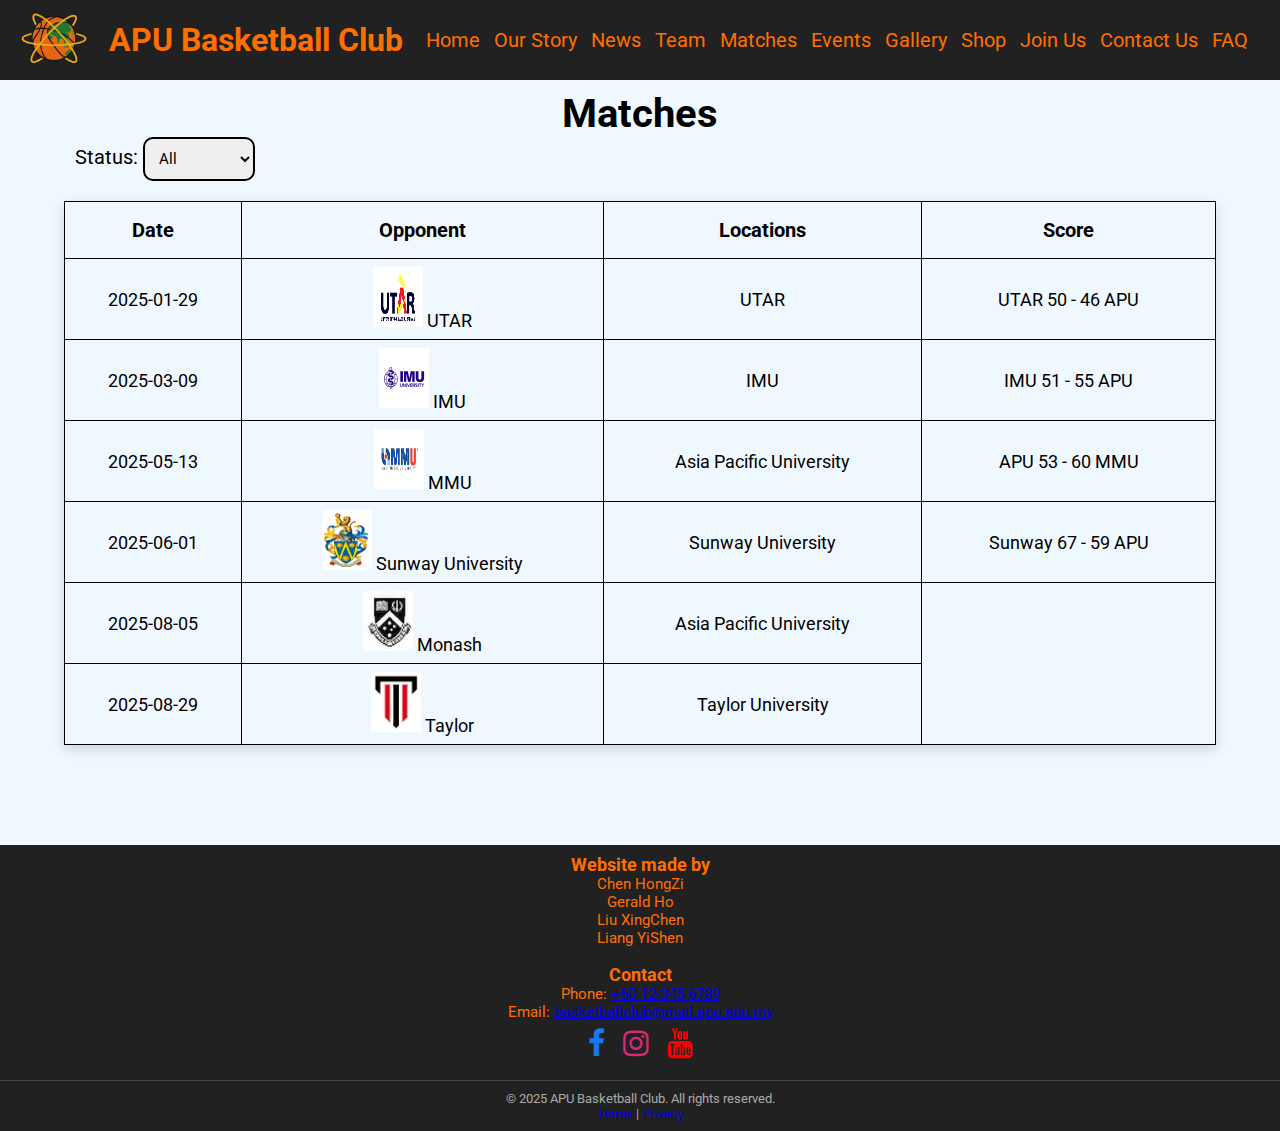
<file: matches/matches.html>
<!DOCTYPE html>
<html lang="en">
<head>
    <meta charset="UTF-8">
    <meta name="viewport" content="width=device-width, initial-scale=1.0">
    <title>APU | Basketball</title>

    <!--link for icon Favicon-->
    <link rel="icon" href="../image/favicon.ico" type="image/x-icon" />

    <!--link for css file-->
    <link rel = "stylesheet" href="matches.css">

    <!--link for javascript file-->
    <script src="matches.js"></script>

    <!--link for fonts-->
    <link rel="preconnect" href="https://fonts.googleapis.com">
    <link rel="preconnect" href="https://fonts.gstatic.com" crossorigin>
    <link href="https://fonts.googleapis.com/css2?family=Roboto:ital,wght@0,100..900;1,100..900&display=swap" rel="stylesheet">
    
    <!--link for icon-->
    <link href='https://cdn.boxicons.com/fonts/basic/boxicons.min.css' rel='stylesheet'>

    <!--link for social media icons-->
    <link rel="stylesheet" href="https://cdnjs.cloudflare.com/ajax/libs/font-awesome/4.7.0/css/font-awesome.min.css">
</head>
    
<body>
    <div class="header-welcome">
      <header>
        <input type="checkbox" name="menucheck" id="menucheck">
        
        <div class="logo">
          <img src="../image/logo.png" class="apulogo" alt="logo">
          <span>APU Basketball Club</span>
        </div>

        
        <nav class="navigation">
            <img src="../image/logo.png" class="apulogo" alt="logo">
            <div class="divider"></div>
            <a href="../home/home.html">Home</a>
            <a href="../story/story.html">Our Story</a>
            <a href="../news/news.html">News</a>
            <a href="../team/team.html">Team</a>
            <a href="../matches/matches.html">Matches</a>
            <a href="../events/events.html">Events</a>
            <a href="../gallery/gallery.html">Gallery</a>
            <a href="../shop/shop.html">Shop</a>
            <a href="../form/form.html">Join Us</a>
            <a href="../contact/contact.html">Contact Us</a>
            <a href="../faq/faq.html">FAQ</a>
        </nav>

        <div class="open-close">
            <label for="menucheck">
                <i class='bx  bx-menu-wider menu'></i>
                <i class='bx  bx-x close'  ></i>
            </label>
        </div>
      </header>
    </div>

    <h2>Matches</h2>

    <div class="matches"></div>
      <div class="matches-filter">
        <label for="date-type">Status:</label>
        <select id="date-type" onchange="filterbydate()">
            <option value="All">All</option>
            <option value="Upcoming">Upcoming</option>
            <option value="Passed">Passed</option>
        </select>
      </div>

      <table id="match-table" class="matches">
          <thead>
              <tr class="tablehead">
              <th>Date</th>
              <th>Opponent</th>
              <th>Locations</th>
              <th>Score</th>
              </tr>
          </thead>
          <tbody>
              <tr>
                  <td>2025-01-29</td>
                  <td><img src="../image/utar.png" class="uni-logo" alt="sunway"> UTAR</td>
                  <td>UTAR</td>
                  <td>UTAR 50 - 46 APU</td>
              </tr>

              <tr>
                  <td>2025-03-09</td>
                  <td><img src="../image/IMU.jpg" class="uni-logo" alt="sunway"> IMU</td>
                  <td>IMU</td>
                  <td>IMU 51 - 55 APU</td>
              </tr>

              <tr>
                  <td>2025-05-13</td>
                  <td><img src="../image/mmu.png" class="uni-logo" alt="sunway"> MMU</td>
                  <td>Asia Pacific University</td>
                  <td>APU 53 - 60 MMU</td>
              </tr>

              <tr>
                  <td>2025-06-01</td>
                  <td><img src="../image/Sunway.png" class="uni-logo" alt="sunway"> Sunway University</td>
                  <td>Sunway University</td>
                  <td>Sunway 67 - 59 APU</td>
              </tr>

              <tr>
                  <td>2025-08-05</td>
                  <td><img src="../image/Monash.png" class="uni-logo" alt="monash"> Monash</td>
                  <td>Asia Pacific University</td>
              </tr>

              <tr>
                  <td>2025-08-29</td>
                  <td><img src="../image/Taylor.png" class="uni-logo" alt="taylor"> Taylor</td>
                  <td>Taylor University</td>
              </tr>
          </tbody>
      </table>



      

  <footer class="footer">
    <div class="footer-container">
      <div class="footer-content">
        <h3>Website made by</h3>
        <p>Chen HongZi</p>
        <p>Gerald Ho</p>
        <p>Liu XingChen</p>
        <p>Liang YiShen</p>
        <br>
        <h3>Contact</h3>
        <p>Phone: <a href="tel:+60123456789">+60 12-345 6789</a></p>
        <p>Email: <a href="mailto:apubasketballclub@mail.apu.edu.my">basketballclub@mail.apu.edu.my</a></p>
        <a href="#" class="fa fa-facebook"></a>
        <a href="#" class="fa fa-instagram"></a>
        <a href="#" class="fa fa-youtube"></a>
      </div>
    </div>

    <div class="footer-bottom">
      <p>© 2025 APU Basketball Club. All rights reserved.</p>
      <p><a href="../terms/terms.html">Terms</a> | <a href="../privacy/privacy.html">Privacy</a></p>
    </div>
</footer>    
</body>

</html>
</file>
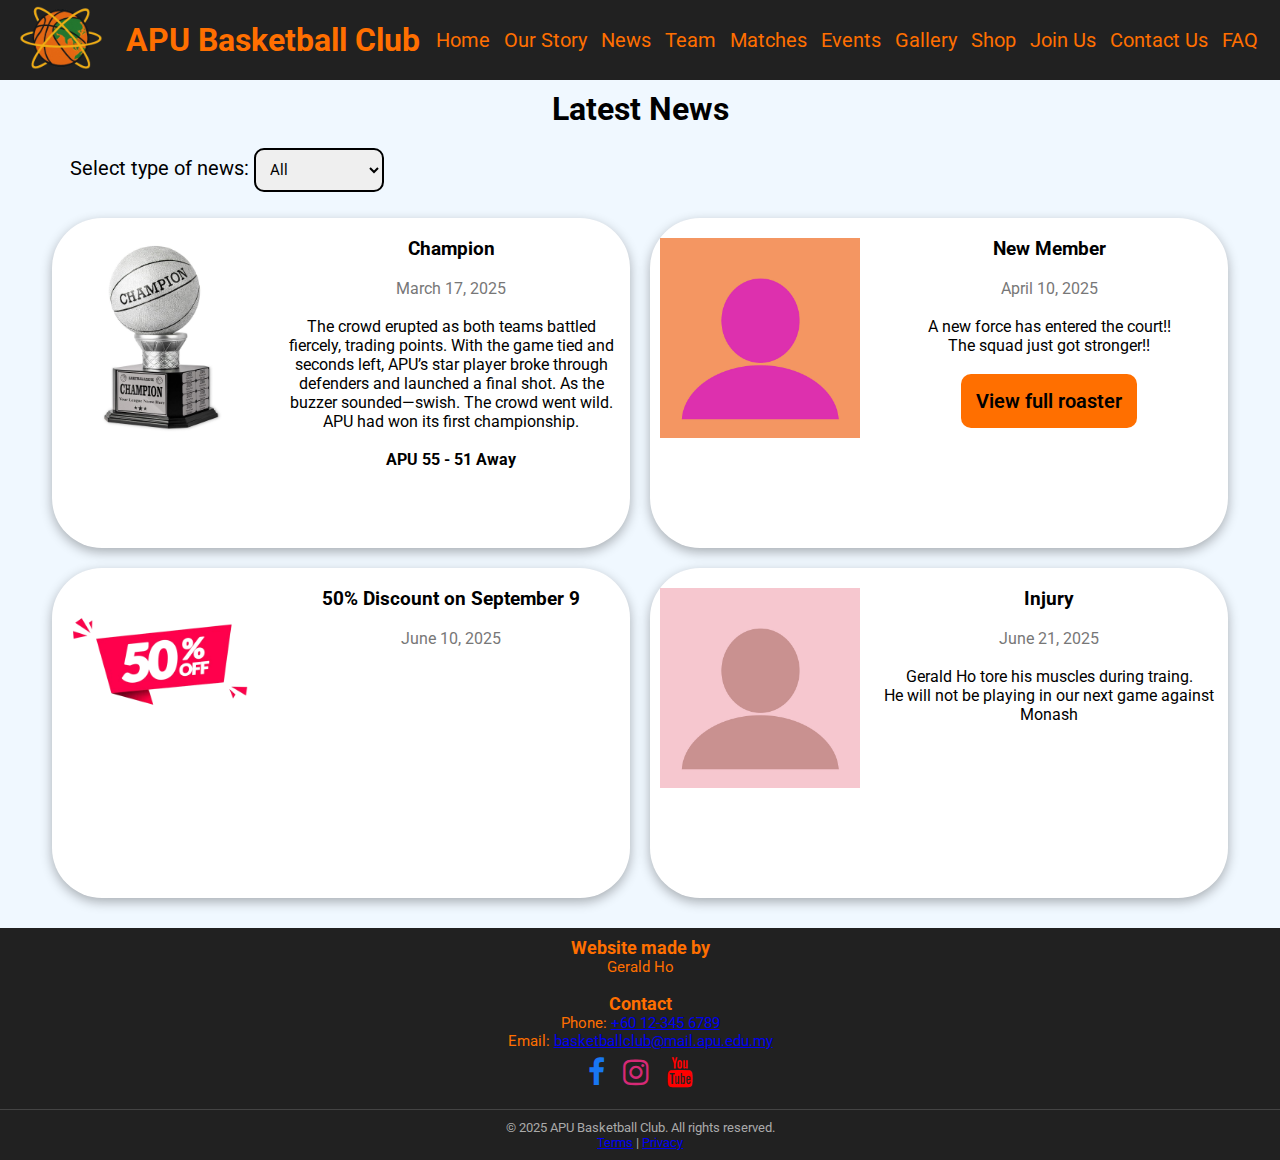
<file: news/news.html>
<!DOCTYPE html>
<html lang="en">
<head>
    <meta charset="UTF-8">
    <meta name="viewport" content="width=device-width, initial-scale=1.0">
    <title>APU | Basketball</title>

    <!--link for icon Favicon-->
    <link rel="icon" href="../image/favicon.ico" type="image/x-icon" />

    <!--link for css file-->
    <link rel = "stylesheet" href="news.css">

    <!--link for fonts-->
    <link rel="preconnect" href="https://fonts.googleapis.com">
    <link rel="preconnect" href="https://fonts.gstatic.com" crossorigin>
    <link href="https://fonts.googleapis.com/css2?family=Roboto:ital,wght@0,100..900;1,100..900&display=swap" rel="stylesheet">
    
    <!--link for icon-->
    <link href='https://cdn.boxicons.com/fonts/basic/boxicons.min.css' rel='stylesheet'>

    <!--link for social media icons-->
    <link rel="stylesheet" href="https://cdnjs.cloudflare.com/ajax/libs/font-awesome/4.7.0/css/font-awesome.min.css">
</head>
    
<body>
    <div class="header-welcome">
      <header>
        <input type="checkbox" name="menucheck" id="menucheck">
        
        <div class="logo">
          <img src="../image/logo.png" class="apulogo" alt="logo">
          <span>APU Basketball Club</span>
        </div>
    

        
        <nav class="navigation">
            <img src="../image/logo.png" class="apulogo" alt="logo">
            <div class="divider"></div>
            <a href="../home/home.html">Home</a>
            <a href="../story/story.html">Our Story</a>
            <a href="../news/news.html">News</a>
            <a href="../team/team.html">Team</a>
            <a href="../matches/matches.html">Matches</a>
            <a href="../events/events.html">Events</a>
            <a href="../gallery/gallery.html">Gallery</a>
            <a href="../shop/shop.html">Shop</a>
            <a href="../form/form.html">Join Us</a>
            <a href="../contact/contact.html">Contact Us</a>
            <a href="../faq/faq.html">FAQ</a>
        </nav>


        <div class="open-close">
            <label for="menucheck">
                <i class='bx  bx-menu-wider menu'></i>
                <i class='bx  bx-x close'  ></i>
            </label>
        </div>
      </header>
    </div>

    <h1>Latest News</h1>

      <div class="news">
        <div class="news-filter">
          <label for="newstype">Select type of news:</label>
          <select id="newstype">
            <option value="all">All</option>
            <option value="match">Matches</option>
            <option value="member">Members</option>
            <option value="events">Events</option>
            <option value="shop">Merchandise</option>
          </select>
        </div>
          <div class="news-grid">
          
          <article class="news-card" data-type="match">
            <img src="../image/champion.png" class="newspic" alt="member1">
            <div class="news-content">
              <h3>Champion</h3>
              <br>
              <p class="date">March 17, 2025</p>
              <br>
              <p>
                The crowd erupted as both teams battled fiercely, trading points. 
                With the game tied and seconds left, APU’s star player broke through defenders and launched a final shot. 
                As the buzzer sounded—swish. The crowd went wild. APU had won its first championship.
              </p>
              <br>
              <p><b>APU 55 - 51 Away</b></p>
            </div>
          </article>
          
          <article class="news-card" data-type="member">
            <img src="../image/member7.png" class="newspic" alt="member1">
            <div class="news-content">
              <h3>New Member</h3>
              <br>
              <p class="date">April 10, 2025</p>
              <br>
              <p>A new force has entered the court!!</p>
              <p>The squad just got stronger!!</p>
              <div class="viewroaster">
                <br>
                <a href="../team/team.html" class="roaster">View full roaster</a>
              </div>
            </div>
          </article>

          <article class="news-card" data-type="shop">
            <img src="../image/50discount.png" class="newspic" alt="member1">
            <div class="news-content">
              <h3>50% Discount on September 9</h3>
              <br>
              <p class="date">June 10, 2025</p>
            </div>
          </article>

          <article class="news-card" data-type="member">
            <img src="../image/member4.png" class="newspic" alt="member1">
            <div class="news-content">
              <h3>Injury</h3>
              <br>
              <p class="date">June 21, 2025</p>
              <br>
              <p> Gerald Ho tore his muscles during traing.
                <br>He will not be playing in our next game against Monash
              </p>
            </div>
          </article>
        </div>
      </div>

      <!--javascript file-->
      <script src="news.js"></script>

      <footer class="footer">
        <div class="footer-container">
          <div class="footer-content">
        <h3>Website made by</h3>
        <p>Gerald Ho</p>
        <br>
            <h3>Contact</h3>
            <p>Phone: <a href="tel:+60123456789">+60 12-345 6789</a></p>
            <p>Email: <a href="mailto:apubasketballclub@mail.apu.edu.my">basketballclub@mail.apu.edu.my</a></p>
            <a href="#" class="fa fa-facebook"></a>
            <a href="#" class="fa fa-instagram"></a>
            <a href="#" class="fa fa-youtube"></a>
          </div>
        </div>

        <div class="footer-bottom">
          <p>© 2025 APU Basketball Club. All rights reserved.</p>
          <p><a href="../terms/terms.html">Terms</a> | <a href="../privacy/privacy.html">Privacy</a></p>
        </div>
      </footer>
</file>
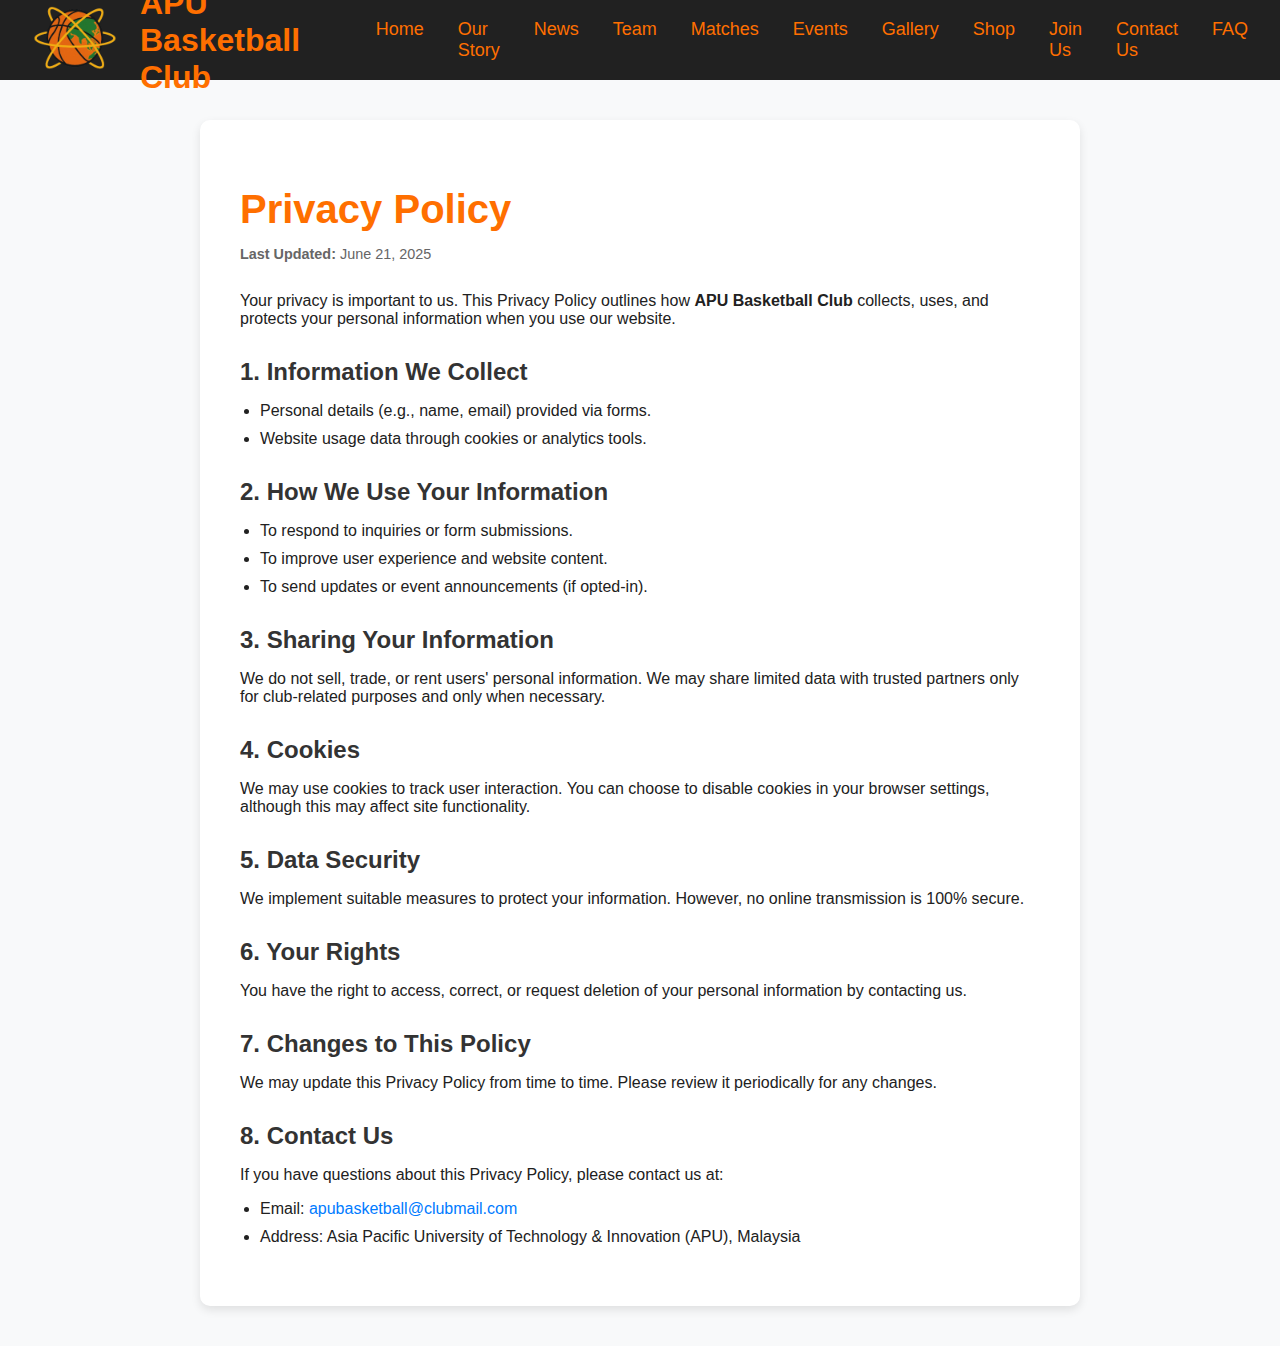
<file: privacy/privacy.html>
<!DOCTYPE html>
<html lang="en">
<head>
  <meta charset="UTF-8" />
  <meta name="viewport" content="width=device-width, initial-scale=1.0" />
  <title>Privacy Policy | APU Basketball Club</title>
  <link rel="stylesheet" href="privacy.css" />
  <link href="https://unpkg.com/boxicons@2.1.4/css/boxicons.min.css" rel="stylesheet" />
</head>
<body>

  <!-- Header -->
  <div class="header-welcome">
    <header>
      <input type="checkbox" id="menucheck" hidden />

      <div class="logo">
        <img src="../image/logo.png" alt="APU Logo" class="apulogo" />
        <span>APU Basketball Club</span>
      </div>

      <nav class="navigation">
        <img src="../image/logo.png" alt="APU Logo" class="apulogo" />
        <div class="divider"></div>
        <a href="../home/home.html">Home</a>
        <a href="../story/story.html">Our Story</a>
        <a href="../news/news.html">News</a>
        <a href="../team/team.html">Team</a>
        <a href="../matches/matches.html">Matches</a>
        <a href="../events/events.html">Events</a>
        <a href="../gallery/gallery.html">Gallery</a>
        <a href="../shop/shop.html">Shop</a>
        <a href="../form/form.html">Join Us</a>
        <a href="../contact/contact.html">Contact Us</a>
        <a href="../faq/faq.html">FAQ</a>
      </nav>

      <div class="open-close">
        <label for="menucheck">
          <i class="bx bx-menu-wider menu"></i>
          <i class="bx bx-x close"></i>
        </label>
      </div>
    </header>
  </div>

  <!-- Privacy Content -->
  <div class="container">
    <h1>Privacy Policy</h1>
    <p class="last-updated"><strong>Last Updated:</strong> June 21, 2025</p>

    <p>Your privacy is important to us. This Privacy Policy outlines how <strong>APU Basketball Club</strong> collects, uses, and protects your personal information when you use our website.</p>

    <h2>1. Information We Collect</h2>
    <ul>
      <li>Personal details (e.g., name, email) provided via forms.</li>
      <li>Website usage data through cookies or analytics tools.</li>
    </ul>

    <h2>2. How We Use Your Information</h2>
    <ul>
      <li>To respond to inquiries or form submissions.</li>
      <li>To improve user experience and website content.</li>
      <li>To send updates or event announcements (if opted-in).</li>
    </ul>

    <h2>3. Sharing Your Information</h2>
    <p>We do not sell, trade, or rent users' personal information. We may share limited data with trusted partners only for club-related purposes and only when necessary.</p>

    <h2>4. Cookies</h2>
    <p>We may use cookies to track user interaction. You can choose to disable cookies in your browser settings, although this may affect site functionality.</p>

    <h2>5. Data Security</h2>
    <p>We implement suitable measures to protect your information. However, no online transmission is 100% secure.</p>

    <h2>6. Your Rights</h2>
    <p>You have the right to access, correct, or request deletion of your personal information by contacting us.</p>

    <h2>7. Changes to This Policy</h2>
    <p>We may update this Privacy Policy from time to time. Please review it periodically for any changes.</p>

    <h2>8. Contact Us</h2>
    <p>If you have questions about this Privacy Policy, please contact us at:</p>
    <ul>
      <li>Email: <a href="mailto:apubasketball@clubmail.com">apubasketball@clubmail.com</a></li>
      <li>Address: Asia Pacific University of Technology & Innovation (APU), Malaysia</li>
    </ul>
  </div>
</body>
</html>
</file>
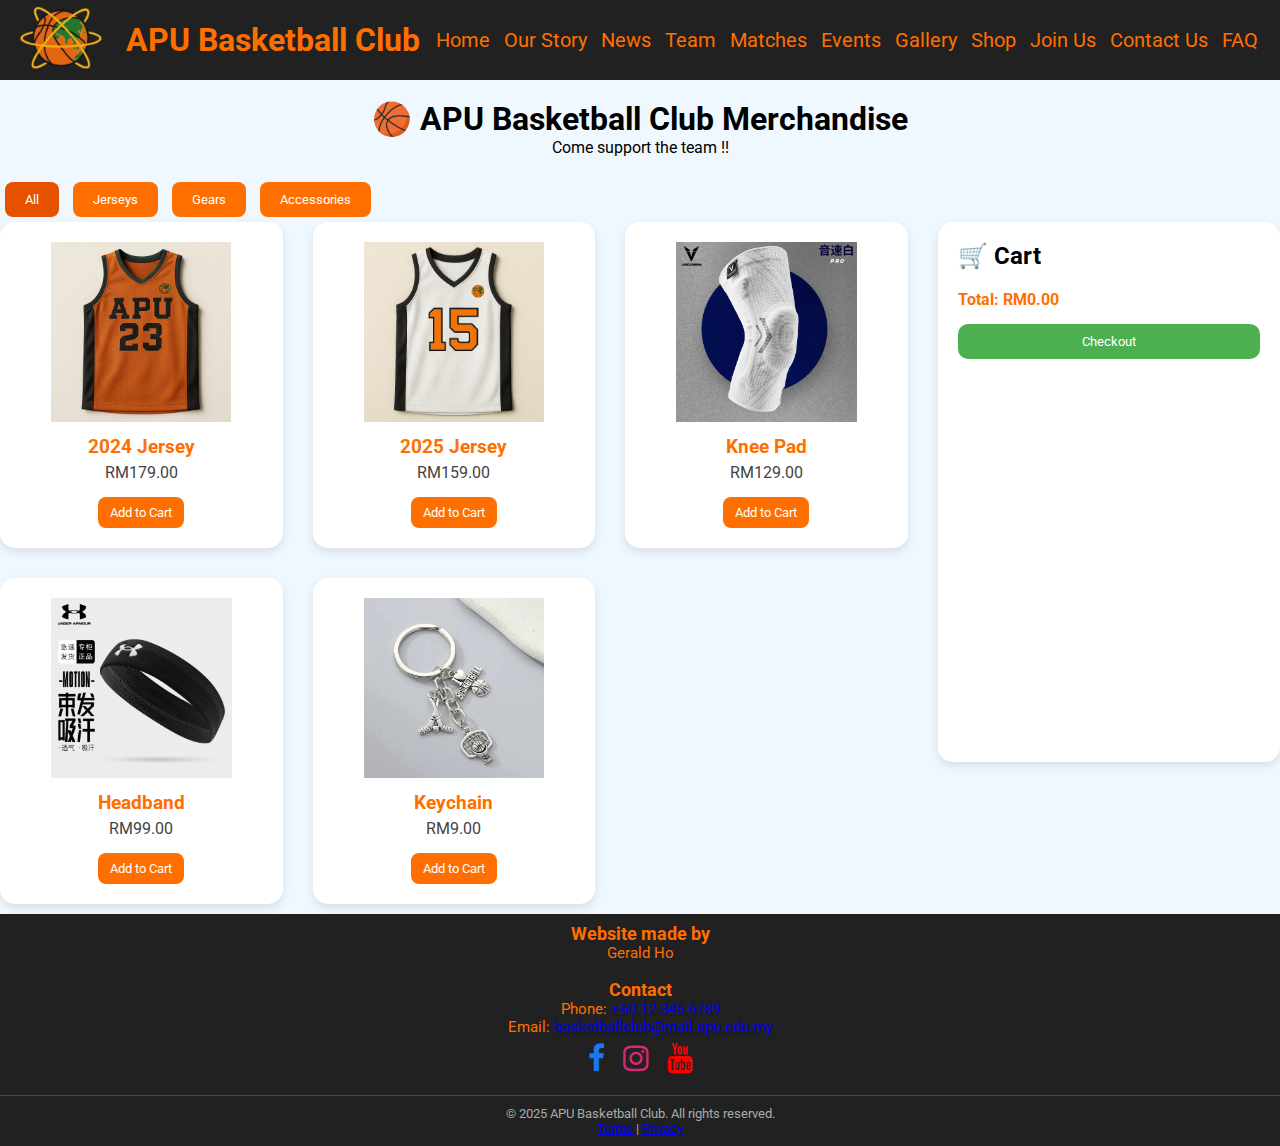
<file: shop/shop.html>
<!DOCTYPE html>
<html lang="en">
<head>
  <meta charset="UTF-8" />
  <meta name="viewport" content="width=device-width, initial-scale=1.0"/>
  <title>APU | Basketball</title>

  <link rel="icon" href="../image/favicon.ico" type="image/x-icon"/>
  <link rel="stylesheet" href="shop.css"/>

  <!-- Google Fonts -->
  <link rel="preconnect" href="https://fonts.googleapis.com"/>
  <link rel="preconnect" href="https://fonts.gstatic.com" crossorigin/>
  <link href="https://fonts.googleapis.com/css2?family=Roboto:ital,wght@0,100..900;1,100..900&display=swap" rel="stylesheet"/>

  <!-- Boxicons and FontAwesome -->
  <link href="https://cdn.boxicons.com/fonts/basic/boxicons.min.css" rel="stylesheet"/>
  <link rel="stylesheet" href="https://cdnjs.cloudflare.com/ajax/libs/font-awesome/4.7.0/css/font-awesome.min.css"/>
</head>

<body>
  <div class="header-welcome">
    <header>
      <input type="checkbox" id="menucheck" name="menucheck"/>
      <div class="logo">
        <img src="../image/logo.png" class="apulogo" alt="logo"/>
        <span>APU Basketball Club</span>
      </div>

      <nav class="navigation">
        <img src="../image/logo.png" class="apulogo" alt="logo"/>
        <div class="divider"></div>
        <a href="../home/home.html">Home</a>
        <a href="../story/story.html">Our Story</a>
        <a href="../news/news.html">News</a>
        <a href="../team/team.html">Team</a>
        <a href="../matches/matches.html">Matches</a>
        <a href="../events/events.html">Events</a>
        <a href="../gallery/gallery.html">Gallery</a>
        <a href="../shop/shop.html">Shop</a>
        <a href="../form/form.html">Join Us</a>
        <a href="../contact/contact.html">Contact Us</a>
        <a href="../faq/faq.html">FAQ</a>
      </nav>

      <div class="open-close">
        <label for="menucheck">
          <i class="bx bx-menu-wider menu"></i>
          <i class="bx bx-x close"></i>
        </label>
      </div>
    </header>
  </div>

  <div class="shop-header">
    <h1>🏀 APU Basketball Club Merchandise</h1>
    <p>Come support the team !!</p>
  </div>

  <div class="shop-filter">
    <button onclick="filterItems('all')" class="filter-btn active">All</button>
    <button onclick="filterItems('jersey')" class="filter-btn">Jerseys</button>
    <button onclick="filterItems('gear')" class="filter-btn">Gears</button>
    <button onclick="filterItems('accessories')" class="filter-btn">Accessories</button>
  </div>

  <section class="shop-layout">
    <div class="shop-grid" id="product-list">
      <div class="shop-card" data-id="jersey1" data-category="jersey" data-price="179" data-title="2025 Jersey">
        <img src="../image/shop-jersey.png" alt="2025 Jersey"/>
        <h3>2024 Jersey</h3>
        <p>RM179.00</p>
        <button onclick="addToCartElement(this)">Add to Cart</button>
      </div>

      <div class="shop-card" data-id="jersey2" data-category="jersey" data-price="159" data-title="2024 Jersey">
        <img src="../image/jersey2.png" alt="2025 Jersey"/>
        <h3>2025 Jersey</h3>
        <p>RM159.00</p>
        <button onclick="addToCartElement(this)">Add to Cart</button>
      </div>

      <div class="shop-card" data-id="gear1" data-category="gear" data-price="129" data-title="Knee Pad">
        <img src="../image/Promotion1.jpg" alt="Knee Pad"/>
        <h3>Knee Pad</h3>
        <p>RM129.00</p>
        <button onclick="addToCartElement(this)">Add to Cart</button>
      </div>

      <div class="shop-card" data-id="gear2" data-category="gear" data-price="99" data-title="Headband">
        <img src="../image/Promotion2.jpg" alt="Headband"/>
        <h3>Headband</h3>
        <p>RM99.00</p>
        <button onclick="addToCartElement(this)">Add to Cart</button>
      </div>

      <div class="shop-card" data-id="accessory1" data-category="accessories" data-price="9" data-title="Keychain">
        <img src="../image/accessory1.webp" alt="Keychain"/>
        <h3>Keychain</h3>
        <p>RM9.00</p>
        <button onclick="addToCartElement(this)">Add to Cart</button>
      </div>
    </div>

    <aside class="cart">
      <h2>🛒 Cart</h2>
      <ul id="cart-items"></ul>
      <p id="cart-total">Total: RM0.00</p>
      <button onclick="showCheckout()" class="checkout-btn">Checkout</button>
    </aside>

    <div class="checkout-form" id="checkout-form" style="display: none;">
      <h2>Checkout</h2>
      <form id="checkoutform">
        <label for="fullname">Full Name</label>
        <input type="text" id="fullname" required />

        <label for="email">Email Address</label>
        <input type="email" id="email" required />

        <label for="address">Shipping Address</label>
        <textarea id="address" rows="3" required></textarea>

        <button type="submit">Place Order</button>
      </form>

      <p id="thank-you" class="thank-you" style="display: none;">
        ✅ Thank you for your order!
      </p>
    </div>
  </section>

  <footer class="footer">
    <div class="footer-container">
      <div class="footer-content">
        <h3>Website made by</h3>
        <p>Gerald Ho</p>
        <br>
        <h3>Contact</h3>
        <p>Phone: <a href="tel:+60123456789">+60 12-345 6789</a></p>
        <p>Email: <a href="mailto:apubasketballclub@mail.apu.edu.my">basketballclub@mail.apu.edu.my</a></p>
        <a href="#" class="fa fa-facebook"></a>
        <a href="#" class="fa fa-instagram"></a>
        <a href="#" class="fa fa-youtube"></a>
      </div>
    </div>

    <div class="footer-bottom">
      <p>© 2025 APU Basketball Club. All rights reserved.</p>
      <p><a href="../terms/terms.html">Terms</a> | <a href="../privacy/privacy.html">Privacy</a></p>
    </div>
  </footer>

  <script src="shop.js"></script>
</body>
</html>
</file>
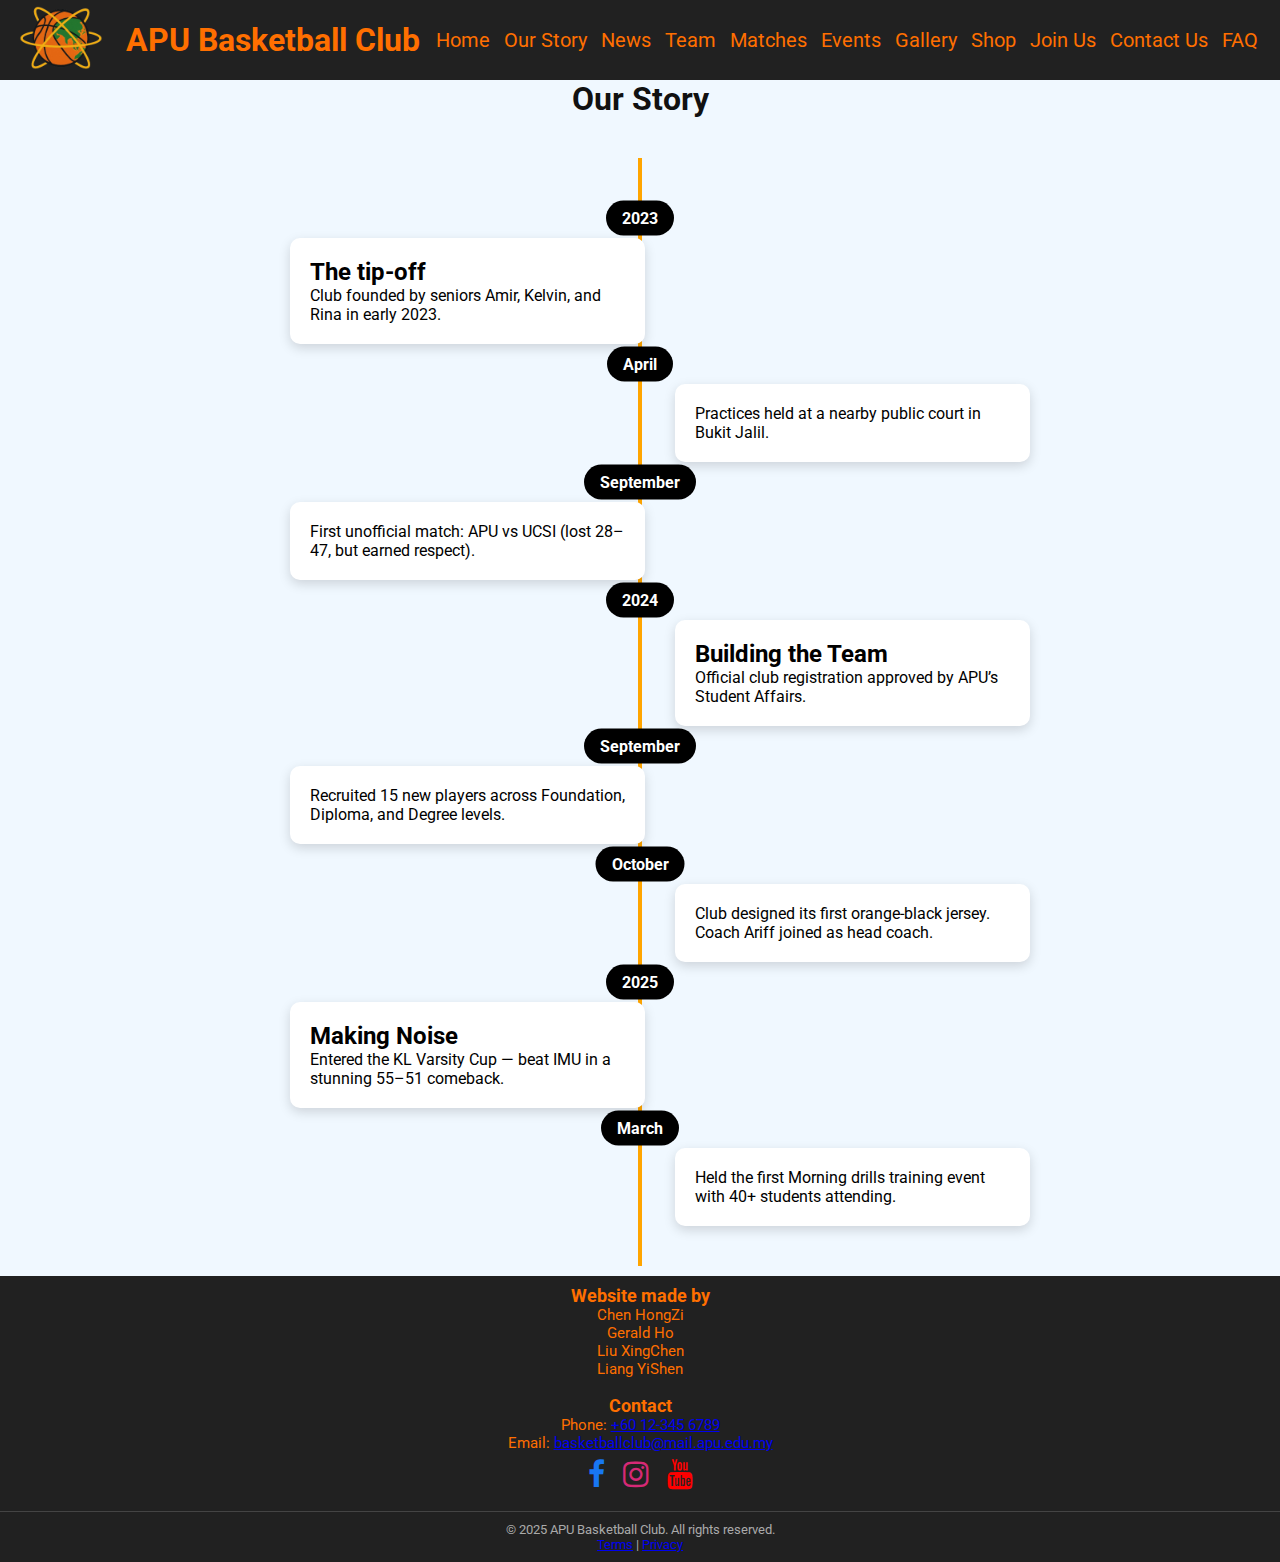
<file: story/story.html>
<!DOCTYPE html>
<html lang="en">
<head>
    <meta charset="UTF-8">
    <meta name="viewport" content="width=device-width, initial-scale=1.0">
    <title>APU | Basketball</title>

    <!--link for icon Favicon-->
    <link rel="icon" href="../image/favicon.ico" type="image/x-icon" />

    <!--link for css file-->
    <link rel = "stylesheet" href="story.css">

    <!--link for fonts-->
    <link rel="preconnect" href="https://fonts.googleapis.com">
    <link rel="preconnect" href="https://fonts.gstatic.com" crossorigin>
    <link href="https://fonts.googleapis.com/css2?family=Roboto:ital,wght@0,100..900;1,100..900&display=swap" rel="stylesheet">
    
    <!--link for icon-->
    <link href='https://cdn.boxicons.com/fonts/basic/boxicons.min.css' rel='stylesheet'>

    <!--link for social media icons-->
    <link rel="stylesheet" href="https://cdnjs.cloudflare.com/ajax/libs/font-awesome/4.7.0/css/font-awesome.min.css">
</head>
    
<body>
    <div class="header-welcome">
      <header>
        <input type="checkbox" name="menucheck" id="menucheck">
        
        <div class="logo">
          <img src="../image/logo.png" class="apulogo" alt="logo">
          <span>APU Basketball Club</span>
        </div>

        
        <nav class="navigation">
            <img src="../image/logo.png" class="apulogo" alt="logo">
            <div class="divider"></div>
            <a href="../home/home.html">Home</a>
            <a href="../story/story.html">Our Story</a>
            <a href="../news/news.html">News</a>
            <a href="../team/team.html">Team</a>
            <a href="../matches/matches.html">Matches</a>
            <a href="../events/events.html">Events</a>
            <a href="../gallery/gallery.html">Gallery</a>
            <a href="../shop/shop.html">Shop</a>
            <a href="../form/form.html">Join Us</a>
            <a href="../contact/contact.html">Contact Us</a>
            <a href="../faq/faq.html">FAQ</a>
        </nav>

        <div class="open-close">
            <label for="menucheck">
                <i class='bx  bx-menu-wider menu'></i>
                <i class='bx  bx-x close'  ></i>
            </label>
        </div>
      </header>
    </div>

    <h1 class="title">Our Story</h1>

    <div class="history">
        
        <div class="event">
            <div class="date">2023</div>
            <div class="content">
                <h2>The tip-off</h2>
                <p>Club founded by seniors Amir, Kelvin, and Rina in early 2023.</p>
            </div>
        </div>

        <div class="event">
            <div class="date">April</div>
            <div class="content">
                <p>Practices held at a nearby public court in Bukit Jalil.</p>
            </div>
        </div>

        <div class="event">
            <div class="date">September</div>
            <div class="content">
                <p>First unofficial match: APU vs UCSI (lost 28–47, but earned respect).</p>
            </div>
        </div>

        <div class="event">
            <div class="date">2024</div>
            <div class="content">
                <h2>Building the Team</h2>
                <p>Official club registration approved by APU’s Student Affairs.</p>
            </div>
        </div>

        <div class="event">
            <div class="date">September</div>
            <div class="content">
                <p>Recruited 15 new players across Foundation, Diploma, and Degree levels.</p>
            </div>
        </div>

        <div class="event">
            <div class="date">October</div>
            <div class="content">
                <p>Club designed its first orange-black jersey. Coach Ariff joined as head coach.</p>
            </div>
        </div>

        <div class="event">
            <div class="date">2025</div>
            <div class="content">
                <h2>Making Noise</h2>
                <p>Entered the KL Varsity Cup — beat IMU in a stunning 55–51 comeback.</p>
            </div>
        </div>

        <div class="event">
            <div class="date">March</div>
            <div class="content">
                <p>Held the first Morning drills training event with 40+ students attending.</p>
            </div>
        </div>
    </div>

  <footer class="footer">
    <div class="footer-container">
      <div class="footer-content">
        <h3>Website made by</h3>
        <p>Chen HongZi</p>
        <p>Gerald Ho</p>
        <p>Liu XingChen</p>
        <p>Liang YiShen</p>
        <br>
        <h3>Contact</h3>
        <p>Phone: <a href="tel:+60123456789">+60 12-345 6789</a></p>
        <p>Email: <a href="mailto:apubasketballclub@mail.apu.edu.my">basketballclub@mail.apu.edu.my</a></p>
        <a href="#" class="fa fa-facebook"></a>
        <a href="#" class="fa fa-instagram"></a>
        <a href="#" class="fa fa-youtube"></a>
      </div>
    </div>

    <div class="footer-bottom">
      <p>© 2025 APU Basketball Club. All rights reserved.</p>
      <p><a href="../terms/terms.html">Terms</a> | <a href="../privacy/privacy.html">Privacy</a></p>
    </div>
</footer>    
</body>

</html>
</file>
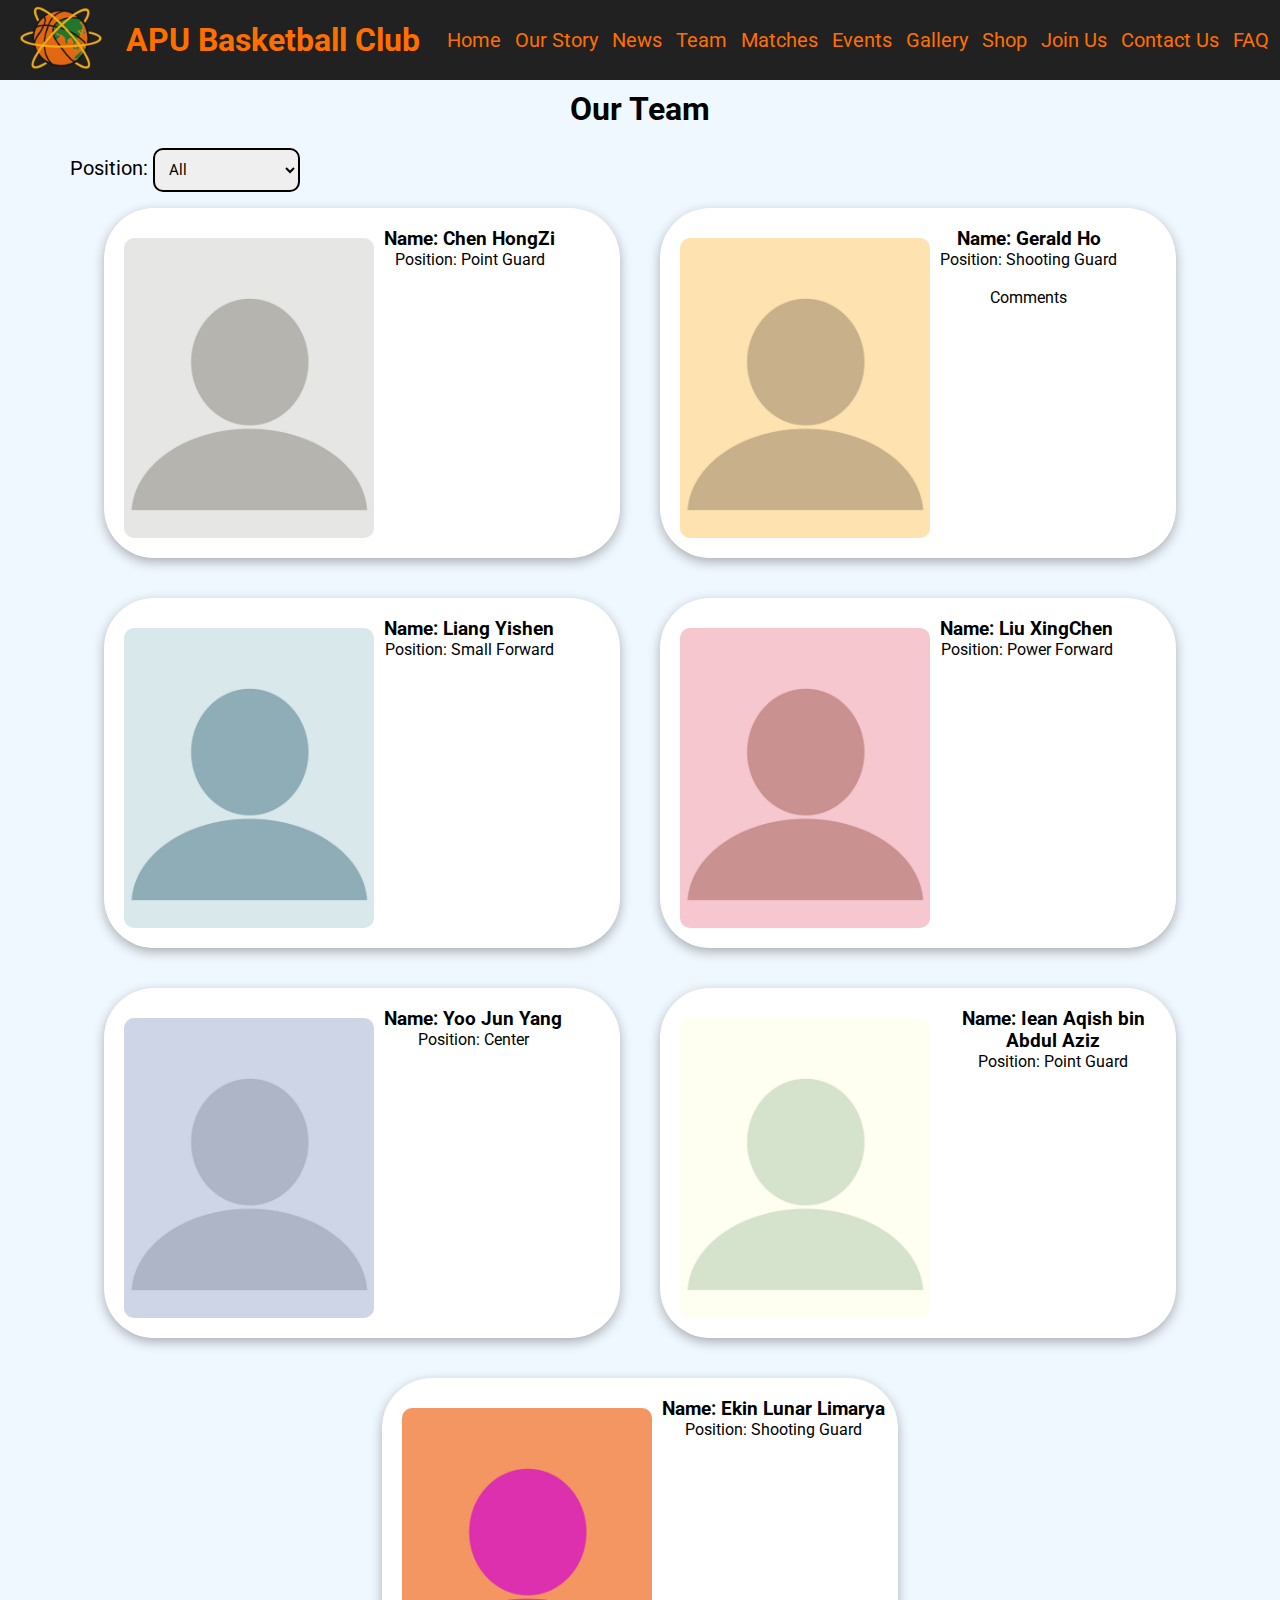
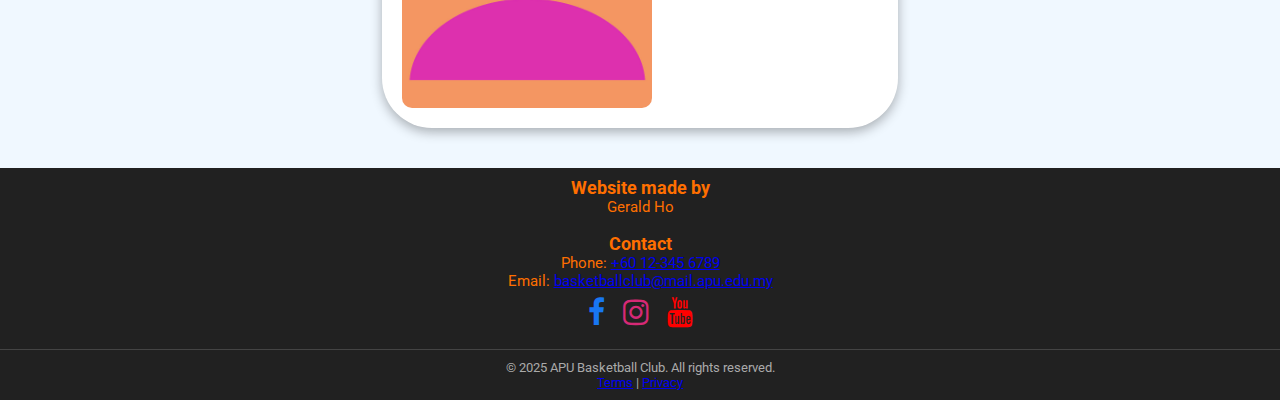
<file: team/team.html>
<!DOCTYPE html>
<html lang="en">
<head>
    <meta charset="UTF-8">
    <meta name="viewport" content="width=device-width, initial-scale=1.0">
    <title>APU | Basketball</title>

    <!--link for icon Favicon-->
    <link rel="icon" href="../image/favicon.ico" type="image/x-icon" />

    <!--link for css file-->
    <link rel = "stylesheet" href="team.css">

    <!--link for fonts-->
    <link rel="preconnect" href="https://fonts.googleapis.com">
    <link rel="preconnect" href="https://fonts.gstatic.com" crossorigin>
    <link href="https://fonts.googleapis.com/css2?family=Roboto:ital,wght@0,100..900;1,100..900&display=swap" rel="stylesheet">
    
    <!--link for icon-->
    <link href='https://cdn.boxicons.com/fonts/basic/boxicons.min.css' rel='stylesheet'>

    <!--link for social media icons-->
    <link rel="stylesheet" href="https://cdnjs.cloudflare.com/ajax/libs/font-awesome/4.7.0/css/font-awesome.min.css">
</head>
    
<body>
    <div class="header-welcome">
      <header>
        <input type="checkbox" name="menucheck" id="menucheck">
        
        <div class="logo">
          <img src="../image/logo.png" class="apulogo" alt="logo">
          <span>APU Basketball Club</span>
        </div>

        <div class="open-close">
            <label for="menucheck">
                <i class='bx  bx-menu-wider menu'></i>
                <i class='bx  bx-x close'  ></i>
            </label>
        </div>

        
        <nav class="navigation">
            <img src="../image/logo.png" class="apulogo" alt="logo">
            <div class="divider"></div>
            <a href="../home/home.html">Home</a>
            <a href="../story/story.html">Our Story</a>
            <a href="../news/news.html">News</a>
            <a href="../team/team.html">Team</a>
            <a href="../matches/matches.html">Matches</a>
            <a href="../events/events.html">Events</a>
            <a href="../gallery/gallery.html">Gallery</a>
            <a href="../shop/shop.html">Shop</a>
            <a href="../form/form.html">Join Us</a>
            <a href="../contact/contact.html">Contact Us</a>
            <a href="../faq/faq.html">FAQ</a>
        </nav>
      </header>
    </div>

    <h1>Our Team</h1>

    <div class="team">
      <div class="team-filter">
        <label for="position">Position:</label>
        <select id="position">
          <option value="all">All</option>
          <option value="pg">Point Guard</option>
          <option value="sg">Shooting Guard</option>
          <option value="sf">Small Forward</option>
          <option value="pf">Power Forward</option>
          <option value="c">Center</option>
        </select>
      </div>
        <div class="team-grid">
          
          <article class="team-card" data-type="pg">
            <img src="../image/member1.png" class="memberpic" alt="member1">
            <div class="team-detail">
              <h3>Name: Chen HongZi</h3>
              <p>Position: Point Guard</p>
            </div>
          </article>
          
          <article class="team-card" data-type="sg">
            <img src="../image/member2.png" class="memberpic" alt="member2">
            <div class="team-detail">
              <h3>Name: Gerald Ho</h3>
              <p>Position: Shooting Guard </p>
              <br>
              <p> Comments </p>
            </div>
          </article>

          <article class="team-card" data-type="sf">
            <img src="../image/member3.png" class="memberpic" alt="member3">
            <div class="team-detail">
              <h3>Name: Liang Yishen</h3>
              <p>Position: Small Forward</p>
            </div>
          </article>

          <article class="team-card" data-type="pf">
            <img src="../image/member4.png" class="memberpic" alt="member4">
            <div class="team-detail">
              <h3>Name: Liu XingChen</h3>
              <p>Position: Power Forward</p>
            </div>
          </article>

          <article class="team-card" data-type="c">
            <img src="../image/member5.png" class="memberpic" alt="member5">
            <div class="team-detail">
              <h3>Name: Yoo Jun Yang</h3>
              <p>Position: Center</p>
            </div>
          </article>

          <article class="team-card" data-type="pg">
            <img src="../image/member6.png" class="memberpic" alt="member6">
            <div class="team-detail">
              <h3>Name: Iean Aqish bin Abdul Aziz</h3>
              <p>Position: Point Guard</p>
            </div>
          </article>

          <article class="team-card" data-type="sg">
            <img src="../image/member7.png" class="memberpic" alt="member7">
            <div class="team-detail">
              <h3>Name: Ekin Lunar Limarya</h3>
              <p>Position: Shooting Guard</p>
            </div>
          </article>
        </div>
    </div>
    
    <script src="team.js"></script>

  <footer class="footer">
    <div class="footer-container">
      <div class="footer-content">
        <h3>Website made by</h3>
        <p>Gerald Ho</p>
        <br>
        <h3>Contact</h3>
        <p>Phone: <a href="tel:+60123456789">+60 12-345 6789</a></p>
        <p>Email: <a href="mailto:apubasketballclub@mail.apu.edu.my">basketballclub@mail.apu.edu.my</a></p>
        <a href="#" class="fa fa-facebook"></a>
        <a href="#" class="fa fa-instagram"></a>
        <a href="#" class="fa fa-youtube"></a>
      </div>
    </div>

    <div class="footer-bottom">
      <p>© 2025 APU Basketball Club. All rights reserved.</p>
      <p><a href="../terms/terms.html">Terms</a> | <a href="../privacy/privacy.html">Privacy</a></p>
    </div>
</footer>    
</body>

</html>
</file>
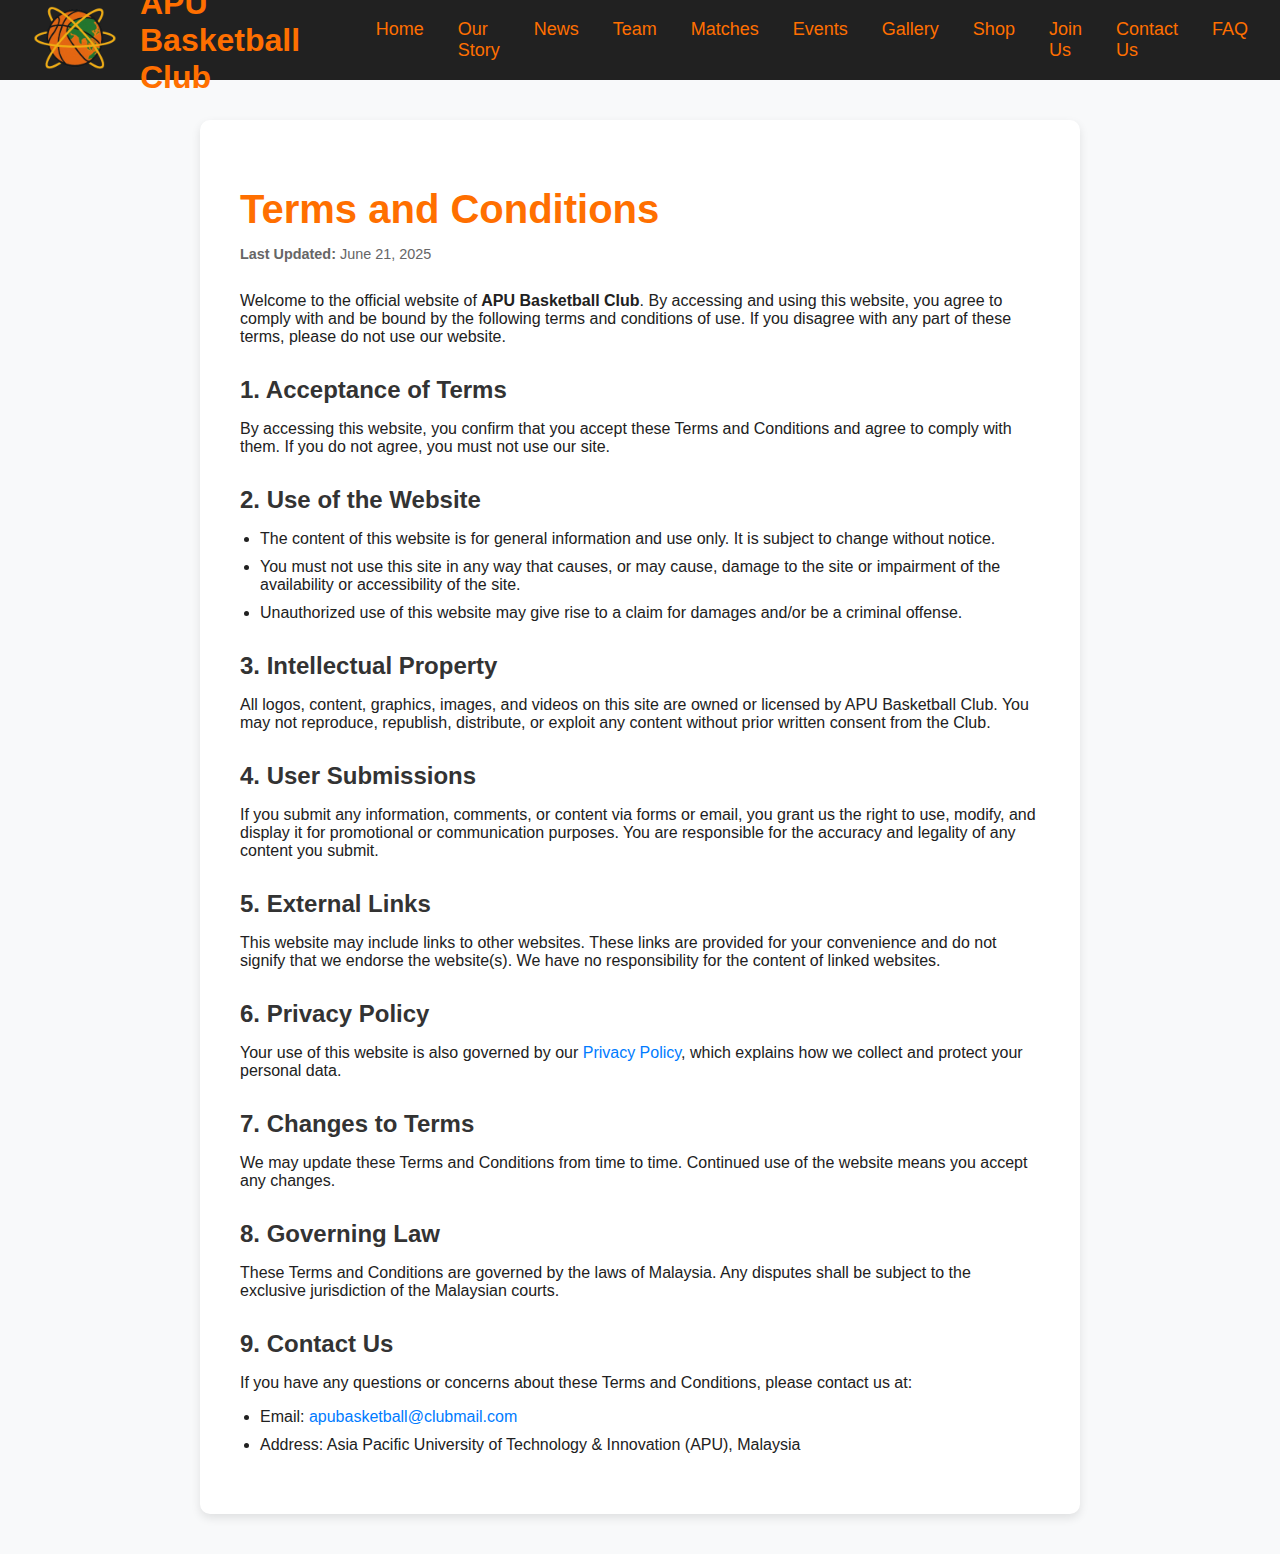
<file: terms/terms.html>
<!DOCTYPE html>
<html lang="en">
<head>
  <meta charset="UTF-8" />
  <meta name="viewport" content="width=device-width, initial-scale=1.0" />
  <title>Terms and Conditions | APU Basketball Club</title>
  <link rel="stylesheet" href="terms.css" />
  <!-- 引入 Boxicons 图标库（用于菜单图标） -->
  <link href="https://unpkg.com/boxicons@2.1.4/css/boxicons.min.css" rel="stylesheet" />
</head>
<body>

  <!-- Header -->
  <div class="header-welcome">
    <header>
      <input type="checkbox" id="menucheck" hidden />

      <div class="logo">
        <img src="../image/logo.png" alt="APU Logo" class="apulogo" />
        <span>APU Basketball Club</span>
      </div>

      <nav class="navigation">
        <img src="../image/logo.png" alt="APU Logo" class="apulogo" />
        <div class="divider"></div>
        <a href="../home/home.html">Home</a>
        <a href="../story/story.html">Our Story</a>
        <a href="../news/news.html">News</a>
        <a href="../team/team.html">Team</a>
        <a href="../matches/matches.html">Matches</a>
        <a href="../events/events.html">Events</a>
        <a href="../gallery/gallery.html">Gallery</a>
        <a href="../shop/shop.html">Shop</a>
        <a href="../form/form.html">Join Us</a>
        <a href="../contact/contact.html" class="active">Contact Us</a>
        <a href="../faq/faq.html">FAQ</a>
      </nav>

      <div class="open-close">
        <label for="menucheck">
          <i class="bx bx-menu-wider menu"></i>
          <i class="bx bx-x close"></i>
        </label>
      </div>
    </header>
  </div>

  <!-- Terms Content -->
  <div class="container">
    <h1>Terms and Conditions</h1>
    <p class="last-updated"><strong>Last Updated:</strong> June 21, 2025</p>

    <p>Welcome to the official website of <strong>APU Basketball Club</strong>. By accessing and using this website, you agree to comply with and be bound by the following terms and conditions of use. If you disagree with any part of these terms, please do not use our website.</p>

    <h2>1. Acceptance of Terms</h2>
    <p>By accessing this website, you confirm that you accept these Terms and Conditions and agree to comply with them. If you do not agree, you must not use our site.</p>

    <h2>2. Use of the Website</h2>
    <ul>
      <li>The content of this website is for general information and use only. It is subject to change without notice.</li>
      <li>You must not use this site in any way that causes, or may cause, damage to the site or impairment of the availability or accessibility of the site.</li>
      <li>Unauthorized use of this website may give rise to a claim for damages and/or be a criminal offense.</li>
    </ul>

    <h2>3. Intellectual Property</h2>
    <p>All logos, content, graphics, images, and videos on this site are owned or licensed by APU Basketball Club. You may not reproduce, republish, distribute, or exploit any content without prior written consent from the Club.</p>

    <h2>4. User Submissions</h2>
    <p>If you submit any information, comments, or content via forms or email, you grant us the right to use, modify, and display it for promotional or communication purposes. You are responsible for the accuracy and legality of any content you submit.</p>

    <h2>5. External Links</h2>
    <p>This website may include links to other websites. These links are provided for your convenience and do not signify that we endorse the website(s). We have no responsibility for the content of linked websites.</p>

    <h2>6. Privacy Policy</h2>
    <p>Your use of this website is also governed by our <a href="../privacy/privacy.html">Privacy Policy</a>, which explains how we collect and protect your personal data.</p>

    <h2>7. Changes to Terms</h2>
    <p>We may update these Terms and Conditions from time to time. Continued use of the website means you accept any changes.</p>

    <h2>8. Governing Law</h2>
    <p>These Terms and Conditions are governed by the laws of Malaysia. Any disputes shall be subject to the exclusive jurisdiction of the Malaysian courts.</p>

    <h2>9. Contact Us</h2>
    <p>If you have any questions or concerns about these Terms and Conditions, please contact us at:</p>
    <ul>
      <li>Email: <a href="mailto:apubasketball@clubmail.com">apubasketball@clubmail.com</a></li>
      <li>Address: Asia Pacific University of Technology & Innovation (APU), Malaysia</li>
    </ul>
  </div>
</body>
</html>
</file>
<file: contact/contact.css>
* {
  margin: 0;
  padding: 0;
  font-family: "Roboto", sans-serif;
}

body {
  background-color: aliceblue;
}

header {
  display: flex;
  align-items: center;
  justify-content: space-around;
  background-color: #212121;
  height: 80px;
}

.header-welcome .logo {
  color: #ff6f00;
}

.logo {
  display: flex;
  align-items: center;
  gap: 10px;
  font-size: 32px;
  font-weight: bold;
}

.logo .apulogo {
  width: 100px;
  height: auto;
  padding: 5px;
}

.navigation .apulogo {
  display: none;
}

.navigation a {
  color: #ff6f00;
  text-decoration: none;
  font-weight: 400;
  font-size: 20px;
  padding: 5px;
  border-radius: 50px;
}

.navigation a:hover {
  background-color: #fdd600;
}

.navigation .logo {
  display: none;
}

.open-close .menu {
  display: none;
  border: white 3px solid;
  padding: 5px;
  border-radius: 20px;
}

.open-close .close {
  display: none;
  padding: 7px;
}

#menucheck {
  display: none;
}


.open-close .menu,
.open-close .close {
  display: none;
  font-size: 40px;
  cursor: pointer;
  color: white;
}

.contact-container {
  max-width: 1000px;
  margin: 20px auto;
  background: #fff;
  padding: 40px;
  border-radius: 20px;
  box-shadow: 0 8px 20px rgba(0, 0, 0, 0.1);
}

h1 {
  text-align: center;
  color: #ff6f00;
  margin-bottom: 10px;
}

.subtitle {
  text-align: center;
  margin-bottom: 30px;
  font-size: 18px;
  color: #555;
}

.contact-wrapper {
  display: flex;
  flex-wrap: wrap;
  gap: 40px;
  justify-content: space-between;
}

.contact-info,
.contact-form {
  flex: 1;
  min-width: 300px;
}

.contact-info h2,
.contact-form h2 {
  color: #333;
  margin-bottom: 15px;
}

.contact-info p {
  margin-bottom: 12px;
  color: #444;
  line-height: 1.5;
}

.contact-info a {
  text-decoration: none;
  color: #ff6f00;
}

.contact-form label {
  display: block;
  margin-top: 15px;
  margin-bottom: 5px;
  font-weight: bold;
}

.contact-form input,
.contact-form textarea {
  width: 100%;
  padding: 10px;
  border-radius: 8px;
  border: 1px solid #ccc;
  font-size: 16px;
}

.contact-form button {
  margin-top: 20px;
  padding: 12px 20px;
  background-color: #ff6f00;
  color: white;
  border: none;
  font-size: 16px;
  border-radius: 10px;
  cursor: pointer;
}

.contact-form button:hover {
  background-color: #fdd600;
}

.social-links .fa,
.footer .fa {
  font-size: 30px;
  padding: 7px;
  text-decoration: none;
}

.social-links .fa-facebook,
.footer .fa-facebook {
  color: #1877f2;
}

.social-links .fa-instagram,
.footer .fa-instagram {
  color: #d62976;
}

.social-links .fa-youtube,
.footer .fa-youtube {
  color: #ff0000;
}

.social-links .fa:hover,
.footer .fa:hover {
  color: #ff6f00;
}

footer {
  background-color: #212121;
  color: #ff6f00;
  font-size: 15px;
  margin-top: 10px;
  text-align: center;
  padding: 20px 0;
}

.footer-container {
  display: flex;
  flex-wrap: wrap;
  justify-content: center;
  gap: 30px;
}

.footer-content {
  flex: 1 1 200px;
}

.footer-bottom {
  border-top: 1px solid #444;
  margin-top: 10px;
  font-size: 13px;
  color: #aaa;
  padding-top: 10px;
}

@media (max-width: 768px) {
  .navigation {
    position: absolute;
    left: -100%;
    top: 0;
    display: flex;
    flex-direction: column;
    background: #c58311;
    width: 50%;
    height: 920px;
    padding: 0 16px;
    transition: 700ms;
  }

  .navigation .apulogo {
    display: block;
    width: 150px;
    margin-bottom: 10px;
  }

  .divider {
    background: grey;
    height: 2px;
    margin: 16px 0;
  }

  .navigation a {
    font-size: 22px;
    font-weight: 500;
    padding: 10px 0;
    color: white;
  }

  #menucheck:checked ~ .open-close .menu {
    display: none;
  }

  #menucheck:checked ~ .open-close .close {
    display: block;
  }

  #menucheck:checked ~ .navigation {
    left: 0;
  }

  .open-close .menu {
    display: block;
  }

  .contact-wrapper {
    flex-direction: column;
  }
}
</file>
<file: events/events.css>
* {
  margin: 0;
  padding: 0;
  font-family: "Roboto", sans-serif;
}

body {
  background-color: aliceblue;
}

header {
  display: flex;
  align-items: center;
  justify-content: space-around;
  background-color: #212121;
  height: 80px;
}

.header-welcome .logo {
  color: #ff6f00;
}

.logo {
  display: flex;
  align-items: center;
  gap: 10px;
  font-size: 32px;
  font-weight: bold;
}

.logo .apulogo {
  width: 100px;
  height: auto;
  padding: 5px;
}

.navigation .apulogo {
  display: none;
}

.navigation a {
  color: #ff6f00;
  text-decoration: none;
  font-weight: 400;
  font-size: 20px;
  padding: 5px;
  border-radius: 50px;
}

.navigation a:hover {
  background-color: #fdd600;
}

.navigation .logo {
  display: none;
}

.open-close .menu {
  display: none;
  border: white 3px solid;
  padding: 5px;
  border-radius: 20px;
}

.open-close .close {
  display: none;
  padding: 7px;
}

#menucheck {
  display: none;
}

h1 {
  text-align: center;
  margin-top: 20px;
  font-size: 36px;
  color: #ff6f00;
}

.events-filter {
  display: flex;
  justify-content: center;
  flex-wrap: wrap;
  text-align: center;
  margin: 20px;
}

.events-filter button {
  margin: 5px;
  padding: 10px 20px;
  border: none;
  background-color: #ff6600;
  color: black;
  cursor: pointer;
  border-radius: 20px;
  font-size: 16px;
}

.events-filter button:hover {
  background-color: #fdd600;
}

.events-grid {
  display: flex;
  flex-wrap: wrap;
  justify-content: center;
  padding: 20px;
}

.events-card {
  background-color: white;
  border-radius: 50px;
  box-shadow: 0 4px 12px rgba(0, 0, 0, 0.3);
  padding: 20px;
  margin: 10px;
  text-align: center;
  display: flex;
  flex-direction: row;
  align-items: flex-start;
  width: 40%;
  gap: 20px;
}

.eventspic {
  width: 350px;
  height: auto;
  object-fit: cover;
  border-radius: 20px;
}

.news-content {
  flex: 1;
  text-align: left;
}

.news-content h2 {
  font-size: 24px;
  color: #212121;
  margin-bottom: 10px;
}

.news-content p {
  margin-bottom: 8px;
  font-size: 16px;
  color: #444;
}

.date {
  color: #777;
  font-style: italic;
}

footer {
  background-color: #212121;
  color: #ff6f00;
  font-size: 15px;
  margin-top: 40px;
  padding-top: 20px;
}

.footer-container {
  display: flex;
  flex-wrap: wrap;
  justify-content: space-between;
  gap: 30px;
  padding: 20px;
}

.footer-content,
.footer-bottom {
  flex: 1 1 200px;
  padding: 10px;
  text-align: center;
}

.footer-bottom {
  border-top: 1px solid #444;
  font-size: 13px;
  color: #aaa;
  margin-top: 10px;
}

.footer .fa {
  font-size: 30px;
  padding: 7px;
  text-decoration: none;
}

.footer .fa-facebook {
  color: #1877f2;
}

.footer .fa-instagram {
  color: #d62976;
}

.footer .fa-youtube {
  color: #ff0000;
}

.footer .fa:hover {
  color: #ff6f00;
}

@media (max-width: 768px) {
  .navigation {
    position: absolute;
    left: -100%;
    top: 0;
    display: flex;
    flex-direction: column;
    background: #c58311;
    width: 50%;
    height: 920px;
    padding: 0 16px;
    transition: 700ms;
  }

  .navigation .apulogo {
    display: block;
    padding: 20px 20px 3px;
    width: 200px;
    height: auto;
    align-self: center;
  }

  .divider {
    background: grey;
    width: 100%;
    height: 2px;
    margin: 16px 0;
  }

  .navigation a {
    font-size: 25px;
    font-weight: 600;
    padding: 15px 0 15px 20px;
    display: block;
    color: white;
  }

  .open-close .menu {
    color: white;
    font-size: 40px;
    display: block;
    cursor: pointer;
  }

  #menucheck:checked ~ .open-close .menu {
    display: none;
  }

  .open-close .close {
    color: white;
    font-size: 40px;
    display: none;
    cursor: pointer;
  }

  #menucheck:checked ~ .open-close .close {
    display: block;
  }

  #menucheck:checked ~ .navigation {
    left: 0;
  }

  .events-card {
    flex-direction: column;
    align-items: center;
    width: 90%;
    padding: 20px;
  }

  .eventspic {
    width: 100%;
    max-width: 350px;
  }

  .news-content {
    text-align: center;
  }
}
</file>
<file: faq/faq.css>
* {
    margin: 0;
    padding: 0;
    font-family: "Roboto", sans-serif;
}

body {
    background-color: aliceblue;
}

header {
    display: flex;
    align-items: center;
    justify-content: space-around;
    background-color: #212121;
    height: 80px;
}

.header-welcome .logo {
    color:#ff6f00;
}


.logo {
    display: flex;
    align-items: center;
    gap: 10px;
    font-size: 32px;
    font-weight: bold;
}
.logo .apulogo {
    width: 100px;
    height: auto;
    padding: 5px;
}

.navigation .apulogo {
    display: none;
}

.navigation a {
    color: #ff6f00;
    text-decoration: none;
    font-weight: 400;
    font-size: 20px;
    padding: 5px;
    border-radius: 50px;
}

.navigation a:hover {
    background-color: #fdd600;
}

.navigation .logo {
    display: none;
}

.open-close .menu {
        display: none;
        border: white 3px solid;
        padding: 5px;
        border-radius: 20px;
}

.open-close .close {
        display: none;
        padding: 7px;
}

#menucheck {
    display:none;
}


h1 {
    text-align: center;
    margin-bottom: 30px;
    color: #ff6f00;
    padding-top: 10px;
}

.search-box {
    max-width: 600px;
    margin: 0 auto 30px;
    display: flex;
}

.search-box input {
    flex: 1;
    padding: 10px 15px;
    font-size: 16px;
    border: 2px solid #ccc;
    border-radius: 8px;
}

.faq-container {
    max-width: 800px;
    margin: auto;
}

.faq-item {
    background: #fff;
    border-radius: 10px;
    box-shadow: 0 2px 8px rgba(0,0,0,0.1);
    margin-bottom: 15px;
    overflow: hidden;
}

.faq-question {
    background: #212121;
    color: #fff;
    padding: 15px 20px;
    cursor: pointer;
    position: relative;
}

.faq-question::after {
    content: '+';
    position: absolute;
    right: 20px;
    font-size: 20px;
}

.faq-question.active::after {
    content: '-';
}

.faq-answer {
    display: none;
    padding: 15px 20px;
    background: #fafafa;
    color: #333;
    line-height: 1.5;
}

.faq-answer.show {
    display: block;
}



footer {
    background-color: #212121;
    color: #ff6f00;
    font-size: 15px;
    margin-top: 10px;
}

.footer-container {
    display: flex;
    flex-wrap: wrap;
    justify-content: space-between;
    gap:30px;

}

.footer-content,
.footer-bottom {
    flex: 1 1 200px;
    padding: 10px;
    
}

.footer-content {
    text-align: center;
}

.footer-bottom {
  border-top: 1px solid #444;
  margin-top: 5px;
  text-align: center;
  font-size: 13px;
  color: #aaa;
}

.footer .fa {
    font-size: 30px;
    padding: 7px;
    text-decoration: none;
}

.footer .fa-facebook {
    color: #1877f2;
}

.footer .fa-instagram {
    color: #d62976;
}

.footer .fa-youtube {
    color: #FF0000;
}

.footer .fa:hover {
    color:#ff6f00;
}


@media (max-width: 768px) {
    .navigation {
        position: absolute;
        left: -100%;
        top: 0;
        display: flex;
        flex-direction: column;
        background: #c58311;
        width: 50%;
        height: 920px;
        padding: 0 16px;
        transition: 700ms;
        z-index: 9999;
    }

    .navigation .apulogo {
        display: block;
        padding: 20px; 
        padding-bottom: 3px;
        width: 200px;
        height: auto;
        align-self: center;
    }

    .divider {
        background: grey;
        width: 100%;
        height: 2px;
        margin: 16px 0px;
    }

    .navigation a {
        font-size: 25px;
        font-weight: 600;
        padding: 15px;
        padding-left: 20px;
        display: block;
        color: white;
    }

    .open-close .menu {
        color: white;
        font-size: 40px;
        display: block;
        cursor: pointer;
    }

    #menucheck:checked~ .open-close .menu {
        display: none;
    }

    .open-close .close {
        color: white;
        font-size: 40px;
        display: none;
        cursor: pointer;
    }

    #menucheck:checked~ .open-close .close {
        display: block;
    }

    #menucheck:checked~ .navigation {
        left:0;
    }
}
</file>
<file: form/form.css>
* {
    margin: 0;
    padding: 0;
    font-family: "Roboto", sans-serif;
}

body {
    background-color: aliceblue;
}

header {
    display: flex;
    align-items: center;
    justify-content: space-around;
    background-color: #212121;
    height: 80px;
}

.header-welcome .logo {
    color:#ff6f00;
}


.logo {
    display: flex;
    align-items: center;
    gap: 10px;
    font-size: 32px;
    font-weight: bold;
}
.logo .apulogo {
    width: 100px;
    height: auto;
    padding: 5px;
}

.navigation .apulogo {
    display: none;
}

.navigation a {
    color: #ff6f00;
    text-decoration: none;
    font-weight: 400;
    font-size: 20px;
    padding: 5px;
    border-radius: 50px;
}

.navigation a:hover {
    background-color: #fdd600;
}

.navigation .logo {
    display: none;
}

.open-close .menu {
        display: none;
        border: white 3px solid;
        padding: 5px;
        border-radius: 20px;
}

.open-close .close {
        display: none;
        padding: 7px;
}

#menucheck {
    display:none;
}

.join-form {
  max-width: 700px;
  margin: auto;
  background: white;
  padding: 30px;
  border-radius: 15px;
  box-shadow: 0 0 10px rgba(0,0,0,0.1);
  margin-top: 20px;
}

.join-form h2 {
  text-align: center;
  color: #ff6f00;
}

.form-section {
  margin-bottom: 20px;
}

label {
  display: block;
  margin: 10px 0 5px;
  font-weight: bold;
}

input[type="text"],
input[type="email"],
input[type="number"],
input[type="tel"],
select,
textarea {
  width: 100%;
  padding: 8px;
  border: 1px solid #ccc;
  border-radius: 8px;
}

input[type="checkbox"] {
  margin-right: 8px;
}

.checkbox-group {
  display: flex;
  flex-wrap: wrap;
  gap: 15px;
}

.submit-btn {
  display: block;
  width: 100%;
  padding: 12px;
  background-color: #ff6f00;
  color: black;
  border: none;
  font-size: 16px;
  border-radius: 10px;
  cursor: pointer;
  margin-top: 20px;
}

.submit-btn:hover {
  background-color: #fdd600;
}


footer {
    background-color: #212121;
    color: #ff6f00;
    font-size: 15px;
    margin-top: 10px;
}

.footer-container {
    display: flex;
    flex-wrap: wrap;
    justify-content: space-between;
    gap:30px;

}

.footer-content,
.footer-bottom {
    flex: 1 1 200px;
    padding: 10px;
    
}

.footer-content {
    text-align: center;
}

.footer-bottom {
  border-top: 1px solid #444;
  margin-top: 5px;
  text-align: center;
  font-size: 13px;
  color: #aaa;
}

.footer .fa {
    font-size: 30px;
    padding: 7px;
    text-decoration: none;
}

.footer .fa-facebook {
    color: #1877f2;
}

.footer .fa-instagram {
    color: #d62976;
}

.footer .fa-youtube {
    color: #FF0000;
}

.footer .fa:hover {
    color:#ff6f00;
}


@media (max-width: 768px) {
    .navigation {
        position: absolute;
        left: -100%;
        top: 0;
        display: flex;
        flex-direction: column;
        background: #c58311;
        width: 50%;
        height: 880vh;
        padding: 0px 16px;
        transition: 700ms;
    }

    .navigation .apulogo {
        display: block;
        padding: 20px; 
        padding-bottom: 3px;
        width: 200px;
        height: auto;
        align-self: center;
    }

    .divider {
        background: grey;
        width: 100%;
        height: 2px;
        margin: 16px 0px;
    }

    .navigation a {
        font-size: 25px;
        font-weight: 600;
        padding: 15px;
        padding-left: 20px;
        display: block;
        color: white;
    }

    .open-close .menu {
        color: white;
        font-size: 40px;
        display: block;
        cursor: pointer;
    }

    #menucheck:checked~ .open-close .menu {
        display: none;
    }

    .open-close .close {
        color: white;
        font-size: 40px;
        display: none;
        cursor: pointer;
    }

    #menucheck:checked~ .open-close .close {
        display: block;
    }

    #menucheck:checked~ .navigation {
        left:0;
    }
}
</file>
<file: gallery/gallery.css>
* {
    margin: 0;
    padding: 0;
    font-family: "Roboto", sans-serif;
}

body {
    background-color: aliceblue;
}

header {
    display: flex;
    align-items: center;
    justify-content: space-around;
    background-color: #212121;
    height: 80px;
}

.header-welcome .logo {
    color:#ff6f00;
}


.logo {
    display: flex;
    align-items: center;
    gap: 10px;
    font-size: 32px;
    font-weight: bold;
}
.logo .apulogo {
    width: 100px;
    height: auto;
    padding: 5px;
}

.navigation .apulogo {
    display: none;
}

.navigation a {
    color: #ff6f00;
    text-decoration: none;
    font-weight: 400;
    font-size: 20px;
    padding: 5px;
    border-radius: 50px;
}

.navigation a:hover {
    background-color: #fdd600;
}

.navigation .logo {
    display: none;
}

.open-close .menu {
        display: none;
        border: white 3px solid;
        padding: 5px;
        border-radius: 20px;
}

.open-close .close {
        display: none;
        padding: 7px;
}

#menucheck {
    display:none;
}

h1 {
    text-align: center;
    margin-top: 30px;
    font-size: 40px;
}

.gallery-filter {
    text-align: center;
    margin: 20px;
}

.gallery-filter button {
    margin: 5px;
    padding: 10px 20px;
    border: none;
    background-color: #ff6600;
    color: black;
    cursor: pointer;
    border-radius: 20px;
}

.gallery-filter button:hover {
    background-color: #fdd600;
}

.gallery-grid {
    display: grid;
    grid-template-columns: repeat(auto-fit, minmax(250px, 1fr));
    gap: 20px;
    padding: 20px;
    max-width: 1200px;
    margin: auto;
}

.gallery-card { 
    position: relative;
    overflow: hidden;
    border-radius: 15px;
    box-shadow: 0 4px 10px rgba(0, 0, 0, 0.1);
    background-color: white;
}
    
.gallery-card img {
    width: 100%;
    height: 100%;
    display: block;
    transition: transform 0.3s ease;
    }

.gallery-card:hover img {
    transform: scale(1.05);
}

.caption {
    position: absolute;
    bottom: 0;
    width: 100%;
    background: rgba(0,0,0,0.6);
    color: white;
    text-align: center;
    padding: 10px;
    font-size: 14px;
}

footer {
    background-color: #212121;
    color: #ff6f00;
    font-size: 15px;
    margin-top: 10px;
}

.footer-container {
    display: flex;
    flex-wrap: wrap;
    justify-content: space-between;
    gap:30px;

}

.footer-content,
.footer-bottom {
    flex: 1 1 200px;
    padding: 10px;
    
}

.footer-content {
    text-align: center;
}

.footer-bottom {
  border-top: 1px solid #444;
  margin-top: 5px;
  text-align: center;
  font-size: 13px;
  color: #aaa;
}

.footer .fa {
    font-size: 30px;
    padding: 7px;
    text-decoration: none;
}

.footer .fa-facebook {
    color: #1877f2;
}

.footer .fa-instagram {
    color: #d62976;
}

.footer .fa-youtube {
    color: #FF0000;
}

.footer .fa:hover {
    color:#ff6f00;
}


@media (max-width: 768px) {
    .navigation {
    position: absolute;
    left: -100%;
    top: 0;
    display: flex;
    flex-direction: column;
    background: #c58311;
    width: 50%;
    height: 920px;
    padding: 0 16px;
    transition: 700ms;
    z-index: 99999 ;
  }

    .navigation .apulogo {
        display: block;
        padding: 20px; 
        padding-bottom: 3px;
        width: 200px;
        height: auto;
        align-self: center;
    }

    .divider {
        background: grey;
        width: 100%;
        height: 2px;
        margin: 16px 0px;
    }

    .navigation a {
        font-size: 25px;
        font-weight: 600;
        padding: 15px;
        padding-left: 20px;
        display: block;
        color: white;
    }

    .open-close .menu {
        color: white;
        font-size: 40px;
        display: block;
        cursor: pointer;
    }

    #menucheck:checked~ .open-close .menu {
        display: none;
    }

    .open-close .close {
        color: white;
        font-size: 40px;
        display: none;
        cursor: pointer;
    }

    #menucheck:checked~ .open-close .close {
        display: block;
    }

    #menucheck:checked~ .navigation {
        left:0;
    }
}
</file>
<file: home/home.css>
﻿* {
    margin: 0;
    padding: 0;
    font-family: "Roboto", sans-serif;
}
     

header {
    display: flex;
    align-items: center;
    justify-content: space-around;
    backdrop-filter: blur(10px);
    height: 80px;
}

.header-welcome {
    background: url('../image/welcome.png') center/cover no-repeat;
}

.logo {
    display: flex;
    align-items: center;
    gap: 10px;
    color: white;
    font-size: 32px;
    font-weight: bold;
}

.logo .apulogo {
    width: 100px;
    height: auto;
    padding: 5px;
}


.navigation .apulogo {
    display: none;
}


.navigation a {
    color: #ff6f00;
    text-decoration: none;
    font-weight: 400;
    font-size: 20px;
    padding: 5px;
    border-radius: 50px;
}

.navigation a:hover {
    background-color: #fdd600;
}

.navigation .logo {
    display: none;
}

.open-close .menu {
        display: none;
        border: white 3px solid;
        padding: 5px;
        border-radius: 20px;
}

.open-close .close {
        display: none;
        padding: 7px;
}

#menucheck {
    display:none;
}

.welcome{
    color: white;
    text-align: center;
    padding: 80px 32px;
    height: 200px;
    font-size: 25px;
    
}

.welcome .join-form{
    display: inline-block;
    background-color: #ff6f00;
    color: black;
    padding: 15px;
    border-radius: 10px;
    font-size: 20px;
    font-weight: 600;
    text-decoration: none;
    transition: background-color 0.3s;
}

.welcome .join-form:hover {
    background-color: #ffd600 ;
}

.news, 
.team,
.gallery,
.shop {
    padding: 32px;
    background-color:aliceblue;
}

.news h2,
.team h2,
.gallery h2,
.shop h2 {
    text-align: center;
    margin-bottom: 24px;
}

.news-grid,
.gallery-grid,
.shop-grid {
    display: flex;
    gap: 16px;
    flex-wrap: wrap;
    justify-content: center;
}

.news-card,
.gallery-card,
.shop-card {
    display: flex;
    flex-direction: column;
    background: white;
    padding: 16px;
    border-radius: 5px;
    flex: 1 1 250px;
    max-width: 300px;
    box-shadow: 0 0 5px rgba(0,0,0,0.1);
    color: black;
    height: 400px;
}

.news .jersey,
.news .event,
.news .member,
.gallery .gallerypic,
.shop .shoppic {
    width: 300px;
    height: auto;
    align-self: center;
}

.news .news-link {
    text-decoration: none;
}

.link-matches {
    text-decoration: none;
    color: black;
}


.upcoming {
    padding: 32px;
    background: aliceblue;
}

.upcoming .upcoming-games {
    margin-left: auto;
    margin-right: auto;
    
}

.upcoming h2 {
    text-align: center;
    margin-bottom: 24px;
}

.upcoming .matches {
    width: 100%;
    border-collapse: collapse;
}

.upcoming .matches th, td {
    text-align: left;
    padding: 16px;
    border-bottom: 1px solid black;
    font-size: 30px;
}

.upcoming .sunway,
.upcoming .monash,
.upcoming .taylor {
    width: 50px;
    height: auto;
    padding-right: 20px;
}

.team {
    background-color: aliceblue;
}

.team-grid {
    display: flex;
    gap: 16px;
    flex-wrap: nowrap;
    justify-content: flex-start;
}
.team-card {
    display: flex;
    flex-direction: column;
    background: white;
    padding: 16px;
    border-radius: 5px;
    flex: 1 1 250px;
    width: 2px;
    box-shadow: 0 0 5px rgba(0,0,0,0.1);
}

.team .members {
    width: 200px;
    height: 250px;
    align-self: center;
}

.viewroaster {
    text-align: center;
    
}
.viewroaster .roaster {
    display: inline-block;
    background-color: #ff6f00;
    color: black;
    padding: 15px;
    border-radius: 10px;
    font-size: 20px;
    font-weight: 600;
    text-decoration: none;
    transition: background-color 0.3s;
}

.viewroaster .roaster:hover {
    background-color: #ffd600 ;
}

.gallery h3,
.shop h3 {
    text-align: center;
    font-size: 30px;
}

.slideshow {
    position: relative;
    width: 100%;
    height: 280px;
    overflow: hidden;
}

.card-link {
    text-decoration: none;
    height: 100%;
    width: 100%;
    flex: 1 1 250px;
}

.gallery-grid {
    display: flex;
    flex-wrap: wrap;
    justify-content: center;
}

.gallerypic {
    position: absolute;
    width: 100%;
    height: auto;
    display: none;
    border-radius: 12px;
    transition: opacity 1s ease;
    opacity: 0;
    z-index: 0;
}

.slideshow .gallerypic { 
    width: 100%;
    height: 100%;
}


.gallerypic.start {
    display: block;
    opacity: 1;
    z-index: 1;
}

.gallery-card > img {
    width: 100%;
    transition: transform 0.3s ease;
}

.slideshow:hover .gallerypic.start {
    transform: scale(1.2);
}

.link-shop {
    text-decoration: none;
}



footer {
    background-color: #212121;
    color: #ff6f00;
    font-size: 15px;
}

.footer-container {
    display: flex;
    flex-wrap: wrap;
    justify-content: space-between;
    gap:30px
}

.footer-content,
.footer-bottom {
    flex: 1 1 200px;
    padding: 10px;
}

.footer-content {
    text-align: center;
}

.footer-bottom {
  border-top: 1px solid #444;
  margin-top: 5px;
  text-align: center;
  font-size: 13px;
  color: #aaa;
}

.footer .fa {
    font-size: 30px;
    padding: 7px;
    text-decoration: none;
}

.footer .fa-facebook {
    color: #1877f2;
}

.footer .fa-instagram {
    color: #d62976;
}

.footer .fa-youtube {
    color: #FF0000;
}

.footer .fa:hover {
    color:#ff6f00;
}

@media (max-width: 768px) {
    .navigation {
    position: absolute;
    left: -100%;
    top: 0;
    display: flex;
    flex-direction: column;
    background: #c58311;
    width: 50%;
    height: 920px;
    padding: 0 16px;
    transition: 700ms;
  }

    .navigation .apulogo {
        display: block;
        padding: 20px; 
        padding-bottom: 3px;
        width: 200px;
        height: auto;
        align-self: center;
    }

    .divider {
        background: grey;
        width: 100%;
        height: 2px;
        margin: 16px 0px;
    }

    .navigation a {
        font-size: 25px;
        font-weight: 600;
        padding: 15px;
        padding-left: 20px;
        display: block;
        color: white;
    }

    .open-close .menu {
        color: white;
        font-size: 40px;
        display: block;
        cursor: pointer;
    }

    #menucheck:checked~ .open-close .menu {
        display: none;
    }

    .open-close .close {
        color: white;
        font-size: 40px;
        display: none;
        cursor: pointer;
    }

    #menucheck:checked~ .open-close .close {
        display: block;
    }

    #menucheck:checked~ .navigation {
        left:0;
    }

    .team .members {
        width: 110px;
        height: 150px;
        align-self: center;
    }
}
</file>
<file: matches/matches.css>
* {
    margin: 0;
    padding: 0;
    font-family: "Roboto", sans-serif;
}

body {
    background-color: aliceblue;
}

header {
    display: flex;
    align-items: center;
    justify-content: space-around;
    background-color: #212121;
    height: 80px;
}

.header-welcome .logo {
    color:#ff6f00;
}


.logo {
    display: flex;
    align-items: center;
    gap: 10px;
    font-size: 32px;
    font-weight: bold;
}
.logo .apulogo {
    width: 80px;
    height: auto;
    padding: 10px 5px;
}

.navigation .apulogo {
    display: none;
}

.navigation a {
    color: #ff6f00;
    text-decoration: none;
    font-weight: 400;
    font-size: 20px;
    padding: 5px;
    border-radius: 50px;
}

.navigation a:hover {
    background-color: #fdd600;
}

.navigation .logo {
    display: none;
}

.open-close .menu {
        display: none;
        border: white 3px solid;
        padding: 5px;
        border-radius: 20px;
}

.open-close .close {
        display: none;
        padding: 7px;
}

#menucheck {
    display:none;
}

h2 {
    text-align: center;
    font-size: 40px;
    margin-top: 10px;
}


.matches {
    margin-left: auto;
    margin-right: auto;  
    width: 90%;
    border-collapse: collapse;
    box-shadow: 0 4px 12px rgba(0, 0, 0, 0.15);
}

.matches-filter {
    text-align: left;
    margin-left: 75px;
    font-size: 20px;
    cursor: pointer;
    margin-bottom: 20px;
}

.matches-filter select {
    padding: 10px;
    font-size: 15px;
    border-radius: 10px;
    border: 2px solid black;
}

.matches th, td {
    text-align: center;
    padding: 16px;
    border-bottom: 1px solid black;
}

.matches th {
    font-size: 20px;
}

.matches td {
    font-size: 18px;
}

.uni-logo {
    width: 50px;
    height: 60px;
}

table, th, td {
    border: 1px solid black;
    border-collapse: collapse;
    padding: 8px;
}




footer {
    background-color: #212121;
    color: #ff6f00;
    font-size: 15px;
    margin-top: 100px;
}

.footer-container {
    display: flex;
    flex-wrap: wrap;
    justify-content: space-between;
    gap:30px;

}

.footer-content,
.footer-bottom {
    flex: 1 1 200px;
    padding: 10px;
    
}

.footer-content {
    text-align: center;
}

.footer-bottom {
  border-top: 1px solid #444;
  margin-top: 5px;
  text-align: center;
  font-size: 13px;
  color: #aaa;
}

.footer .fa {
    font-size: 30px;
    padding: 7px;
    text-decoration: none;
}

.footer .fa-facebook {
    color: #1877f2;
}

.footer .fa-instagram {
    color: #d62976;
}

.footer .fa-youtube {
    color: #FF0000;
}

.footer .fa:hover {
    color:#ff6f00;
}


@media (max-width: 768px) {
    .navigation {
        position: absolute;
        left: -100%;
        top: 0;
        display: flex;
        flex-direction: column;
        background: #c58311;
        width: 50%;
        height: 920px;
        padding: 0px 16px;
        transition: 700ms;
        z-index: 1000;
    }

    .navigation .apulogo {
        display: block;
        padding: 20px; 
        padding-bottom: 3px;
        width: 200px;
        height: auto;
        align-self: center;
    }

    .divider {
        background: grey;
        width: 100%;
        height: 2px;
        margin: 16px 0px;
    }

    .navigation a {
        font-size: 25px;
        font-weight: 600;
        padding: 15px;
        padding-left: 20px;
        display: block;
        color: white;
    }

    .open-close .menu {
        color: white;
        font-size: 40px;
        display: block;
        cursor: pointer;
    }

    #menucheck:checked~ .open-close .menu {
        display: none;
    }

    .open-close .close {
        color: white;
        font-size: 40px;
        display: none;
        cursor: pointer;
    }

    #menucheck:checked~ .open-close .close {
        display: block;
    }

    #menucheck:checked~ .navigation {
        left:0;
    }
}
</file>
<file: news/news.css>
* {
    margin: 0;
    padding: 0;
    font-family: "Roboto", sans-serif;
}
     

header {
    display: flex;
    align-items: center;
    justify-content: space-around;
    background-color: #212121;
    height: 80px;
}

.header-welcome .logo {
    color:#ff6f00;
}


.logo {
    display: flex;
    align-items: center;
    gap: 10px;
    font-size: 32px;
    font-weight: bold;
}
.logo .apulogo {
    width: 100px;
    height: auto;
    padding: 5px;
}

.navigation .apulogo {
    display: none;
}

.navigation a {
    color: #ff6f00;
    text-decoration: none;
    font-weight: 400;
    font-size: 20px;
    padding: 5px;
    border-radius: 50px;
}

.navigation a:hover {
    background-color: #ffd600
}

.navigation .logo {
    display: none;
}

.open-close .menu {
        display: none;
        border: white 3px solid;
        padding: 5px;
        border-radius: 20px;
}

.open-close .close {
        display: none;
        padding: 7px;
}

#menucheck {
    display:none;
}

body {
    background-color: aliceblue;
}

h1 {
    text-align: center;
    padding-top: 10px;
}

.news {
    position: relative;
    padding: 20px;
}

.news-filter {
    text-align: center;
    font-size: 20px;
    cursor: pointer;
    position: absolute;
    left: 70px;
}

.news-filter select {
    padding: 10px;
    font-size: 15px;
    border-radius: 10px;
    border: 2px solid black;
}

.news-grid {
    display: flex;
    flex-wrap: wrap;
    justify-content: center;
    margin-top: 60px;
}

.news-card {
    background-color: white;
    border-radius: 50px;
    box-shadow: 0 4px 12px rgba(0, 0, 0, 0.3);
    padding: 10px;
    padding-top: 20px;
    margin: 10px;
    text-align: center;
    display: flex;
    flex-direction: row;
    align-items: flex-start;
    min-height: 300px;
    width: 45%;
    gap: 20px;
    
}

.news-card:hover {
    transform: translateY(-5px);
    transition: 0.3s;
}

.news-card .newspic {
    width: 200px;
    height: auto;
    object-fit: cover;
}

.news-card .news-content {
    flex: 1;
}

.news-card .date {
    color: #777;
}

.viewroaster {
    text-align: center;
    
}
.viewroaster .roaster {
    display: inline-block;
    background-color: #ff6f00;
    color: black;
    padding: 15px;
    border-radius: 10px;
    font-size: 20px;
    font-weight: 600;
    text-decoration: none;
    transition: background-color 0.3s;
}

.viewroaster .roaster:hover {
    background-color: #ffd600 ;
}

footer {
    background-color: #212121;
    color: #ff6f00;
    font-size: 15px;  
}

.footer-container {
    display: flex;
    flex-wrap: wrap;
    justify-content: space-between;
    gap:30px;

}

.footer-content,
.footer-bottom {
    flex: 1 1 200px;
    padding: 10px;
    
}

.footer-content {
    text-align: center;
}

.footer-bottom {
  border-top: 1px solid #444;
  margin-top: 5px;
  text-align: center;
  font-size: 13px;
  color: #aaa;
}

.footer .fa {
    font-size: 30px;
    padding: 7px;
    text-decoration: none;
}

.footer .fa-facebook {
    color: #1877f2;
}

.footer .fa-instagram {
    color: #d62976;
}

.footer .fa-youtube {
    color: #FF0000;
}

.footer .fa:hover {
    color:#ff6f00;
}


@media (max-width: 768px) {
    .navigation {
        position: absolute;
        left: -100%;
        top: 0;
        display: flex;
        flex-direction: column;
        background: #c58311;
        width: 50%;
        height: 920px;
        padding: 0 16px;
        transition: 700ms;
        z-index: 9999;
    }

    .navigation .apulogo {
        display: block;
        padding: 20px; 
        padding-bottom: 3px;
        width: 200px;
        height: auto;
        align-self: center;
    }

    .divider {
        background: grey;
        width: 100%;
        height: 2px;
        margin: 16px 0px;
    }

    .navigation a {
        font-size: 25px;
        font-weight: 600;
        padding: 15px;
        padding-left: 20px;
        display: block;
        color: white;
    }

    .open-close .menu {
        color: white;
        font-size: 40px;
        display: block;
        cursor: pointer;
    }

    #menucheck:checked~ .open-close .menu {
        display: none;
    }

    .open-close .close {
        color: white;
        font-size: 40px;
        display: none;
        cursor: pointer;
    }

    #menucheck:checked~ .open-close .close {
        display: block;
    }

    #menucheck:checked~ .navigation {
        left:0;
    }

    .news-card {
        flex-direction: column;
        align-items: center;
        width: 90%;
        padding: 20px
    }

    .news-card .newspic {
        max-width: 100%;
    }
}
</file>
<file: privacy/privacy.css>
/* ======= Header layout ======= */
header {
  display: flex;
  align-items: center;
  justify-content: space-around;
  background-color: #212121;
  height: 80px;
  padding: 0 20px;
}

.header-welcome .logo {
  color: #ff6f00;
}

.logo {
  display: flex;
  align-items: center;
  gap: 10px;
  font-size: 32px;
  font-weight: bold;
}

.logo .apulogo {
  width: 100px;
  height: auto;
  padding: 5px;
}

.navigation {
  display: flex;
  gap: 10px;
}

.navigation a {
  color: #ff6f00;
  text-decoration: none;
  font-size: 18px;
  font-weight: 400;
  padding: 5px 12px;
  border-radius: 50px;
}

.navigation a:hover {
  background-color: #fdd600;
}

.navigation .apulogo {
  display: none;
}

.open-close .menu,
.open-close .close {
  display: none;
  font-size: 40px;
  cursor: pointer;
  color: white;
}

#menucheck {
  display: none;
}

/* ======= Privacy content styling ======= */
body {
  font-family: "Segoe UI", Tahoma, Geneva, Verdana, sans-serif;
  background-color: #f8f9fa;
  color: #212121;
  padding: 0;
  margin: 0;
}

.container {
  max-width: 800px;
  margin: 40px auto;
  background-color: #ffffff;
  padding: 40px;
  box-shadow: 0 4px 10px rgba(0, 0, 0, 0.1);
  border-radius: 10px;
}

h1 {
  font-size: 2.5rem;
  color: #ff6f00;
  margin-bottom: 10px;
}

h2 {
  font-size: 1.5rem;
  color: #333;
  margin-top: 30px;
  margin-bottom: 10px;
}

p {
  margin-bottom: 15px;
  font-size: 1rem;
}

ul {
  margin-bottom: 20px;
  padding-left: 20px;
}

ul li {
  margin-bottom: 10px;
}

a {
  color: #007bff;
  text-decoration: none;
}

a:hover {
  text-decoration: underline;
}

.last-updated {
  font-size: 0.9rem;
  color: #666;
  margin-bottom: 30px;
}
</file>
<file: shop/shop.css>
﻿* {
    margin: 0;
    padding: 0;
    font-family: "Roboto", sans-serif;
}

body {
    background-color: aliceblue;
}

header {
    display: flex;
    align-items: center;
    justify-content: space-around;
    background-color: #212121;
    height: 80px;
}

.header-welcome .logo {
    color:#ff6f00;
}


.logo {
    display: flex;
    align-items: center;
    gap: 10px;
    font-size: 32px;
    font-weight: bold;
}
.logo .apulogo {
    width: 100px;
    height: auto;
    padding: 5px;
}

.navigation .apulogo {
    display: none;
}

.navigation a {
    color: #ff6f00;
    text-decoration: none;
    font-weight: 400;
    font-size: 20px;
    padding: 5px;
    border-radius: 50px;
}

.navigation a:hover {
    background-color: #fdd600;
}

.navigation .logo {
    display: none;
}

.open-close .menu {
        display: none;
        border: white 3px solid;
        padding: 5px;
        border-radius: 20px;
}

.open-close .close {
        display: none;
        padding: 7px;
}

#menucheck {
    display:none;
}

.shop-header {
  text-align: center;
  padding: 20px;
  color: black;
  border-radius: 10px;
}

.filter-container {
  text-align: center;
  margin: 30px 0;
}

.filter-btn {
  padding: 10px 20px;
  margin: 5px;
  border: none;
  background: #ff6f00;
  color: white;
  border-radius: 8px;
  cursor: pointer;
}

.filter-btn.active,
.filter-btn:hover {
  background-color: #e65100;
}

.shop-layout {
  display: flex;
  gap: 30px;
}

.shop-grid {
  display: grid;
  grid-template-columns: repeat(auto-fit, minmax(220px, 1fr));
  gap: 30px;
  flex: 3;
}

.shop-card {
  background: white;
  border-radius: 15px;
  box-shadow: 0 4px 10px rgba(0,0,0,0.1);
  padding: 20px;
  text-align: center;
  transition: transform 0.2s ease;
}

.shop-card img {
  width: 100%;
  height: 180px;
  object-fit: contain;
}

.shop-card h3 {
  margin: 10px 0 5px;
  color: #ff6f00;
}

.shop-card p {
  margin: 5px;
  color: #444;
}

.shop-card button {
  margin-top: 10px;
  padding: 8px 12px;
  background: #ff6f00;
  color: white;
  border: none;
  border-radius: 8px;
  cursor: pointer;
}

.shop-card button:hover {
  background: #e65100;
}

.cart {
  flex: 1;
  background: white;
  padding: 20px;
  border-radius: 15px;
  box-shadow: 0 4px 10px rgba(0,0,0,0.1);
  max-height: 500px;
  overflow-y: auto;
}

.cart h2 {
  margin-bottom: 10px;
}

#cart-items {
  list-style: none;
  padding: 0;
}

#cart-items li {
  margin-bottom: 10px;
  display: flex;
  justify-content: space-between;
}

#cart-total {
  font-weight: bold;
  margin-top: 20px;
  color: #ff6f00;
}

.cart li {
  display: flex;
  justify-content: space-between;
  align-items: center;
}

.cart-controls {
  display: flex;
  gap: 5px;
  align-items: center;
}

.cart-controls button {
  background-color: #ff6f00;
  color: white;
  border: none;
  padding: 4px 8px;
  border-radius: 5px;
  cursor: pointer;
}

.cart-controls button:hover {
  background-color: #e65100;
}

.checkout-form {
  background: white;
  max-width: 400px;
  margin: 30px auto;
  padding: 25px;
  border-radius: 15px;
  box-shadow: 0 4px 10px rgba(0,0,0,0.1);
}

.checkout-form h2 {
  text-align: center;
  margin-bottom: 20px;
}

.checkout-form form {
  display: flex;
  flex-direction: column;
}

.checkout-form label {
  margin-top: 10px;
  margin-bottom: 5px;
}

.checkout-form input,
.checkout-form textarea {
  padding: 10px;
  border-radius: 8px;
  border: 1px solid #ccc;
}

.checkout-form button {
  margin-top: 20px;
  background: #ff6f00;
  color: white;
  border: none;
  padding: 12px;
  border-radius: 10px;
  font-size: 16px;
  cursor: pointer;
}

.checkout-form button:hover {
  background: #e65100;
}

.checkout-btn {
  margin-top: 15px;
  background: #4caf50;
  color: white;
  border: none;
  padding: 10px;
  border-radius: 10px;
  cursor: pointer;
  width: 100%;
}

.checkout-btn:hover {
  background: #388e3c;
}


.checkout-error {
	color:red;
	display:none;
}

.thank-you {
    display: none; 
    color: green; 
    margin-top: 15px; 
    font-weight: bold;
}



footer {
    background-color: #212121;
    color: #ff6f00;
    font-size: 15px;
    margin-top: 10px;
}

.footer-container {
    display: flex;
    flex-wrap: wrap;
    justify-content: space-between;
    gap:30px;

}

.footer-content,
.footer-bottom {
    flex: 1 1 200px;
    padding: 10px;
    
}

.footer-content {
    text-align: center;
}

.footer-bottom {
  border-top: 1px solid #444;
  margin-top: 5px;
  text-align: center;
  font-size: 13px;
  color: #aaa;
}

.footer .fa {
    font-size: 30px;
    padding: 7px;
    text-decoration: none;
}

.footer .fa-facebook {
    color: #1877f2;
}

.footer .fa-instagram {
    color: #d62976;
}

.footer .fa-youtube {
    color: #FF0000;
}

.footer .fa:hover {
    color:#ff6f00;
}


@media (max-width: 768px) {
    .navigation {
      position: absolute;
      left: -100%;
      top: 0;
      display: flex;
      flex-direction: column;
      background: #c58311;
      width: 50%;
      height: 920px;
      padding: 0 16px;
      transition: 700ms;
  }

    .navigation .apulogo {
        display: block;
        padding: 20px; 
        padding-bottom: 3px;
        width: 200px;
        height: auto;
        align-self: center;
    }

    .divider {
        background: grey;
        width: 100%;
        height: 2px;
        margin: 16px 0px;
    }

    .navigation a {
        font-size: 25px;
        font-weight: 600;
        padding: 15px;
        padding-left: 20px;
        display: block;
        color: white;
    }

    .open-close .menu {
        color: white;
        font-size: 40px;
        display: block;
        cursor: pointer;
    }

    #menucheck:checked~ .open-close .menu {
        display: none;
    }

    .open-close .close {
        color: white;
        font-size: 40px;
        display: none;
        cursor: pointer;
    }

    #menucheck:checked~ .open-close .close {
        display: block;
    }

    #menucheck:checked~ .navigation {
        left:0;
    }

    .merch-layout {
        flex-direction: column;
    }

    .cart {
        margin-top: 30px;
    }
}
</file>
<file: story/story.css>
* {
    margin: 0;
    padding: 0;
    font-family: "Roboto", sans-serif;
}
     

header {
    display: flex;
    align-items: center;
    justify-content: space-around;
    background-color: #212121;
    height: 80px;
}

.header-welcome .logo {
    color:#ff6f00;
}

body {
    background-color: aliceblue;
}


.logo {
    display: flex;
    align-items: center;
    gap: 10px;
    font-size: 32px;
    font-weight: bold;
}
.logo .apulogo {
    width: 100px;
    height: auto;
    padding: 5px;
}

.navigation .apulogo {
    display: none;
}

.navigation a {
    color: #ff6f00;
    text-decoration: none;
    font-weight: 400;
    font-size: 20px;
    padding: 5px;
    border-radius: 50px;
}

.navigation a:hover {
    background-color: #ffd600;
}

.navigation .logo {
    display: none;
}

.open-close .menu {
        display: none;
        border: white 3px solid;
        padding: 5px;
        border-radius: 20px;
}

.open-close .close {
        display: none;
        padding: 7px;
}

#menucheck {
    display:none;
}


.title {
  text-align: center;
  margin-bottom: 40px;
  color: #111;
}

.history {
  position: relative;
  margin: 0 auto;
  padding: 20px 0;
  width: 90%;
  max-width: 700px;
}

.history::before {
  content: '';
  position: absolute;
  left: 50%;
  top: 0;
  bottom: 0;
  width: 4px;
  background: orange;
  transform: translateX(-50%);
}

.event {
  position: relative;
  margin: 40px 0;
}

.date {
  background: black;
  color: white;
  padding: 8px 16px;
  position: absolute;
  left: 50%;
  top: 0;
  transform: translate(-50%, -50%);
  font-weight: bold;
  border-radius: 30px;
  z-index: 2;
}

.content {
  background: white;
  padding: 20px;
  border-radius: 10px;
  box-shadow: 0 4px 12px rgba(0, 0, 0, 0.15);
  width: 45%;
  position: relative;
  top: 20px;
}

.event:nth-child(odd) .content {
  left: 0;
}

.event:nth-child(even) .content {
  left: 55%;
}





footer {
    background-color: #212121;
    color: #ff6f00;
    font-size: 15px;
    margin-top: 10px;
}

.footer-container {
    display: flex;
    flex-wrap: wrap;
    justify-content: space-between;
    gap:30px;

}

.footer-content,
.footer-bottom {
    flex: 1 1 200px;
    padding: 10px;
    
}

.footer-content {
    text-align: center;
}

.footer-bottom {
  border-top: 1px solid #444;
  margin-top: 5px;
  text-align: center;
  font-size: 13px;
  color: #aaa;
}

.footer .fa {
    font-size: 30px;
    padding: 7px;
    text-decoration: none;
}

.footer .fa-facebook {
    color: #1877f2;
}

.footer .fa-instagram {
    color: #d62976;
}

.footer .fa-youtube {
    color: #FF0000;
}

.footer .fa:hover {
    color:#ff6f00;
}


@media (max-width: 768px) {
    .navigation {
        position: absolute;
        left: -100%;
        top: 0;
        display: flex;
        flex-direction: column;
        background: #c58311;
        width: 50%;
        height: 920px;
        padding: 0 16px;
        transition: 700ms;
        z-index: 9999;
    }

    .navigation .apulogo {
        display: block;
        padding: 20px; 
        padding-bottom: 3px;
        width: 200px;
        height: auto;
        align-self: center;
    }

    .divider {
        background: grey;
        width: 100%;
        height: 2px;
        margin: 16px 0px;
    }

    .navigation a {
        font-size: 25px;
        font-weight: 600;
        padding: 15px;
        padding-left: 20px;
        display: block;
        color: white;
    }

    .open-close .menu {
        color: white;
        font-size: 40px;
        display: block;
        cursor: pointer;
    }

    #menucheck:checked~ .open-close .menu {
        display: none;
    }

    .open-close .close {
        color: white;
        font-size: 40px;
        display: none;
        cursor: pointer;
    }

    #menucheck:checked~ .open-close .close {
        display: block;
    }

    #menucheck:checked~ .navigation {
        left:0;
    }
}
</file>
<file: team/team.css>
* {
    margin: 0;
    padding: 0;
    font-family: "Roboto", sans-serif;
}

body {
    background-color: aliceblue;
}

header {
    display: flex;
    align-items: center;
    justify-content: space-around;
    background-color: #212121;
    height: 80px;
}

.header-welcome .logo {
    color:#ff6f00;
}


.logo {
    display: flex;
    align-items: center;
    gap: 10px;
    font-size: 32px;
    font-weight: bold;
}
.logo .apulogo {
    width: 100px;
    height: auto;
    padding: 5px;
}

.navigation .apulogo {
    display: none;
}

.navigation a {
    color: #ff6f00;
    text-decoration: none;
    font-weight: 400;
    font-size: 20px;
    padding: 5px;
    border-radius: 50px;
}

.navigation a:hover {
    background-color:#fdd600;
}

.navigation .logo {
    display: none;
}

.open-close .menu {
        display: none;
        border: white 3px solid;
        padding: 5px;
        border-radius: 20px;
}

.open-close .close {
        display: none;
        padding: 7px;
}

#menucheck {
    display:none;
}

h1 {
    text-align: center;
    padding-top: 10px;
}

.team {
    position: relative;
    padding: 20px;
}

.team-filter {
    text-align: center;
    font-size: 20px;
    position: absolute;
    left: 70px;
}

.team-filter select {
    padding: 10px;
    font-size: 15px;
    border-radius: 10px;
    border: 2px solid black;
}

.team-grid {
    display: flex;
    flex-wrap: wrap;
    justify-content: center;
    gap: 20px;
    margin-top: 50px;
}

.team-card {
    background-color: white;
    border-radius: 50px;
    box-shadow: 0 4px 12px rgba(0, 0, 0, 0.3);
    padding: 10px;
    padding-top: 20px;
    margin: 10px;
    text-align: center;
    display: flex;
    flex-direction: row;
    align-items: flex-start;
    width: 40%;
}

.team-card .memberpic {
    width: 250px;
    height: 300px;
    object-fit: cover;
    border-radius: 10px;
    margin: 10px;
}

.news-team .team-detail {
    flex: 1;
    text-align: center;
}


footer {
    background-color: #212121;
    color: #ff6f00;
    font-size: 15px;
    margin-top: 10px;
}

.footer-container {
    display: flex;
    flex-wrap: wrap;
    justify-content: space-between;
    gap:30px;

}

.footer-content,
.footer-bottom {
    flex: 1 1 200px;
    padding: 10px;
    
}

.footer-content {
    text-align: center;
}

.footer-bottom {
  border-top: 1px solid #444;
  margin-top: 5px;
  text-align: center;
  font-size: 13px;
  color: #aaa;
}

.footer .fa {
    font-size: 30px;
    padding: 7px;
    text-decoration: none;
}

.footer .fa-facebook {
    color: #1877f2;
}

.footer .fa-instagram {
    color: #d62976;
}

.footer .fa-youtube {
    color: #FF0000;
}

.footer .fa:hover {
    color:#ff6f00;
}


@media (max-width: 768px) {
    .navigation {
        position: absolute;
        left: -100%;
        top: 0;
        display: flex;
        flex-direction: column;
        background: #c58311;
        width: 50%;
        height: 920px;
        padding: 0 16px;
        transition: 700ms;
        z-index: 9999;
    }

    .navigation .apulogo {
        display: block;
        padding: 20px; 
        padding-bottom: 3px;
        width: 200px;
        height: 880px;
        align-self: center;
    }

    .divider {
        background: grey;
        width: 100%;
        height: 2px;
        margin: 16px 0px;
    }

    .navigation a {
        font-size: 25px;
        font-weight: 600;
        padding: 15px;
        padding-left: 20px;
        display: block;
        color: white;
    }

    .open-close .menu {
        color: white;
        font-size: 40px;
        display: block;
        cursor: pointer;
    }

    #menucheck:checked~ .open-close .menu {
        display: none;
    }

    .open-close .close {
        color: white;
        font-size: 40px;
        display: none;
        cursor: pointer;
    }

    #menucheck:checked~ .open-close .close {
        display: block;
    }

    #menucheck:checked~ .navigation {
        left:0;
    }

    .team-filter {
        position: static;
        text-align: center;
    }

    .team-grid {
        margin-top: 10px;
    }

    .team-card {
        flex-direction: column;
        align-items: center;
        width: 90%;
    }

    .team-card .memberpic {
        max-width: 100%;
    }
}
</file>
<file: terms/terms.css>
/* ======= Header layout ======= */
header {
  display: flex;
  align-items: center;
  justify-content: space-around;
  background-color: #212121;
  height: 80px;
  padding: 0 20px;
}

.header-welcome .logo {
  color: #ff6f00;
}

.logo {
  display: flex;
  align-items: center;
  gap: 10px;
  font-size: 32px;
  font-weight: bold;
}

.logo .apulogo {
  width: 100px;
  height: auto;
  padding: 5px;
}

.navigation {
  display: flex;
  gap: 10px;
}

.navigation a {
  color: #ff6f00;
  text-decoration: none;
  font-size: 18px;
  font-weight: 400;
  padding: 5px 12px;
  border-radius: 50px;
}

.navigation a:hover {
  background-color: #fdd600;
}

.navigation .apulogo {
  display: none;
}

.open-close .menu,
.open-close .close {
  display: none;
  font-size: 40px;
  cursor: pointer;
  color: white;
}

#menucheck {
  display: none;
}

/* ======= Terms content styling ======= */
body {
  font-family: "Segoe UI", Tahoma, Geneva, Verdana, sans-serif;
  background-color: #f8f9fa;
  color: #212121;
  padding: 0;
  margin: 0;
}

.container {
  max-width: 800px;
  margin: 40px auto;
  background-color: #ffffff;
  padding: 40px;
  box-shadow: 0 4px 10px rgba(0, 0, 0, 0.1);
  border-radius: 10px;
}

h1 {
  font-size: 2.5rem;
  color: #ff6f00;
  margin-bottom: 10px;
}

h2 {
  font-size: 1.5rem;
  color: #333;
  margin-top: 30px;
  margin-bottom: 10px;
}

p {
  margin-bottom: 15px;
  font-size: 1rem;
}

ul {
  margin-bottom: 20px;
  padding-left: 20px;
}

ul li {
  margin-bottom: 10px;
}

a {
  color: #007bff;
  text-decoration: none;
}

a:hover {
  text-decoration: underline;
}

.last-updated {
  font-size: 0.9rem;
  color: #666;
  margin-bottom: 30px;
}
</file>
